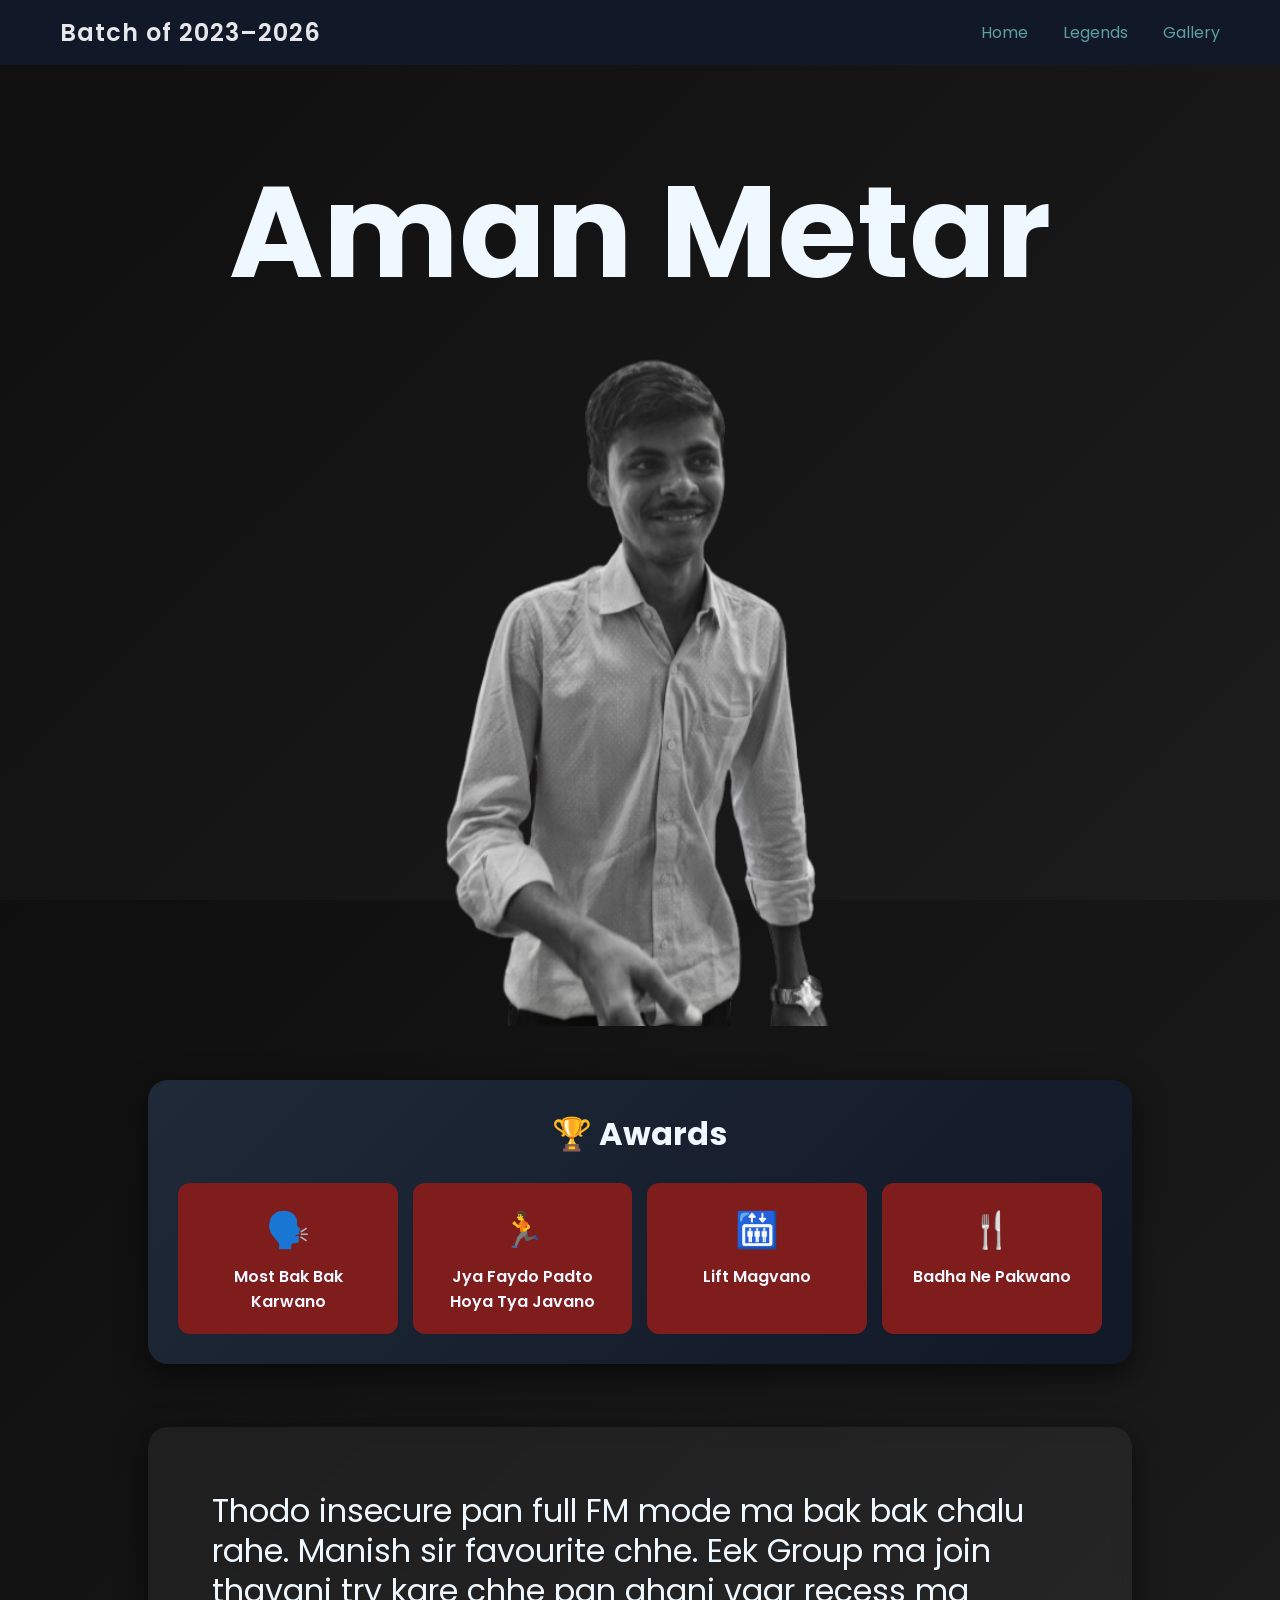
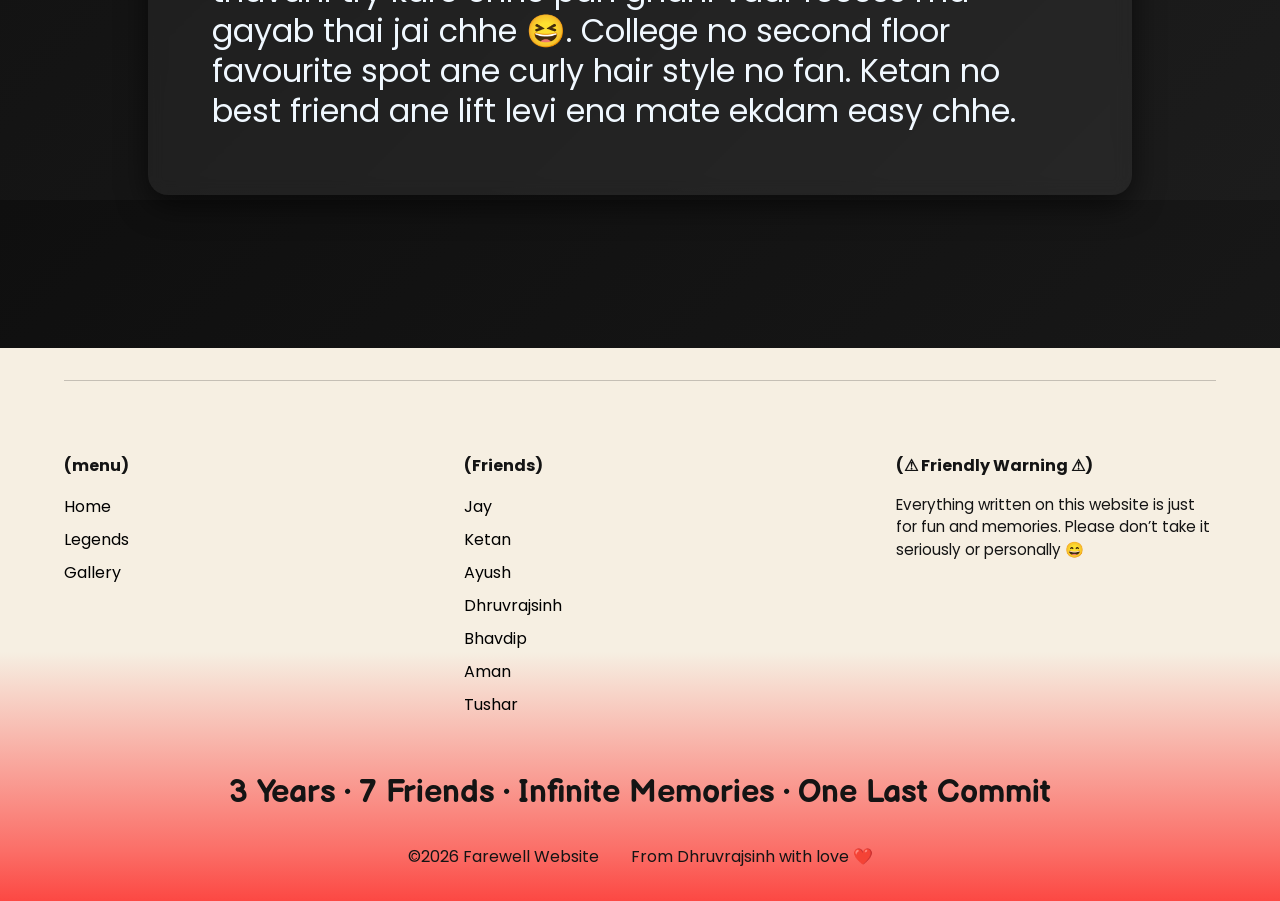
<file: Aman.html>
<!doctype html>
<html lang="en">
  <head>
    <meta charset="UTF-8" />
    <meta name="viewport" content="width=device-width, initial-scale=1.0" />
    <title>Aman</title>
    <style>
      @import url("https://fonts.googleapis.com/css2?family=Poppins:wght@300;400;500;600;700&display=swap");

      * {
        padding: 0;
        margin: 0;
        box-sizing: border-box;
      }

      html,
      body {
        height: 100%;
        width: 100%;
        background: linear-gradient(135deg, #0f0f0f, #1c1c1c);
        color: aliceblue;
        font-family: "Poppins", sans-serif;
      }

      main {
        width: 100%;
        padding: 2vh 2vw;
        display: flex;
        flex-direction: column;
        align-items: center;
        justify-content: center;
        gap: 2vh;
      }

      /* NAME */
      .name {
        font-size: 10vw;
        text-align: center;
        margin-top: 6vh;
      }

      /* IMAGE */
      .image {
        width: 100%;
        display: flex;
        align-items: center;
        justify-content: center;
      }

      .image img {
        max-width: 25em;
        width: 80%;
        transition: transform 0.3s ease;
      }

      .image img:hover {
        transform: scale(1.05);
      }

      /* AWARDS SECTION */
      .awards {
        width: 80%;
        margin-top: 4vh;
        padding: 30px;
        background: linear-gradient(135deg, #1f2937, #111827);
        border-radius: 20px;
        box-shadow: 0 10px 30px rgba(0,0,0,0.6);
      }

      .award-title {
        text-align: center;
        margin-bottom: 25px;
        font-size: 2rem;
      }

      .award-grid {
        display: grid;
        grid-template-columns: repeat(4,1fr);
        gap: 15px;
      }

      .award-card {
        background: #7f1d1d;
        border-radius: 12px;
        padding: 20px;
        text-align: center;
        transition: all 0.3s ease;
      }

      .award-card:hover {
        transform: translateY(-6px) scale(1.03);
        background: #b91c3c;
      }

      .emoji {
        font-size: 2.2rem;
        margin-bottom: 8px;
      }

      .text {
        font-weight: 600;
        font-size: 1rem;
      }

      /* DESCRIPTION */
      .discription {
        width: 80%;
        display: flex;
        align-items: center;
        justify-content: center;
        font-size: 2rem;
        line-height: 2.5rem;
        margin-top: 5vh;
        margin-bottom: 15vh;

        background: rgba(255, 255, 255, 0.05);
        backdrop-filter: blur(8px);
        -webkit-backdrop-filter: blur(8px);
        border-radius: 20px;
        padding: 2em;
        box-shadow: 0 10px 30px rgba(0, 0, 0, 0.6);
      }

      /* RESPONSIVE */
      @media screen and (max-width: 1024px) {
        .name { font-size: 12vw; }
        .image img { max-width: 20em; width: 70%; }
        .discription { font-size: 1.6rem; line-height: 2rem; padding: 1.8em; }
      }

      @media screen and (max-width: 768px) {
        .name { font-size: 15vw; }
        .image img { max-width: 18em; width: 80%; }
        .discription { font-size: 1.3rem; line-height: 1.8rem; width: 90%; padding: 1.5em; }
        .award-grid { grid-template-columns: repeat(2,1fr); }
      }

      @media screen and (max-width: 480px) {
        .name { font-size: 18vw; }
        .image img { max-width: 15em; width: 90%; }
        .discription { font-size: 1.1rem; line-height: 1.6rem; width: 95%; padding: 1em; }
        .awards { width: 95%; }
        .award-grid { grid-template-columns: 1fr; }
      }

    </style>
  </head>

  <body>

    <script src="header.js"></script>

    <main>

      <div>
        <h1 class="name">Aman Metar</h1>
      </div>

      <div class="image">
        <img src="ProfilePic/Aman.png" alt="Aman" />
      </div>

      <!-- Awards -->
      <div class="awards">
        <h2 class="award-title">🏆 Awards</h2>
        <div class="award-grid">

          <div class="award-card">
            <div class="emoji">🗣️</div>
            <div class="text">Most Bak Bak Karwano</div>
          </div>

          <div class="award-card">
            <div class="emoji">🏃</div>
            <div class="text">Jya Faydo Padto Hoya Tya Javano</div>
          </div>

          <div class="award-card">
            <div class="emoji">🛗</div>
            <div class="text">Lift Magvano</div>
          </div>

          <div class="award-card">
            <div class="emoji">🍴</div>
            <div class="text">Badha Ne Pakwano</div>
          </div>

        </div>
      </div>

      <div class="discription">
        <p>
          Thodo insecure pan full FM mode ma bak bak chalu rahe. Manish sir favourite chhe. Eek Group ma join thavani try kare chhe pan ghani vaar recess ma gayab thai jai chhe 😆. College no second floor favourite spot ane curly hair style no fan. Ketan no best friend ane lift levi ena mate ekdam easy chhe.
        </p>
      </div>

    </main>

    <script src="footer.js"></script>

  </body>
</html>
</file>
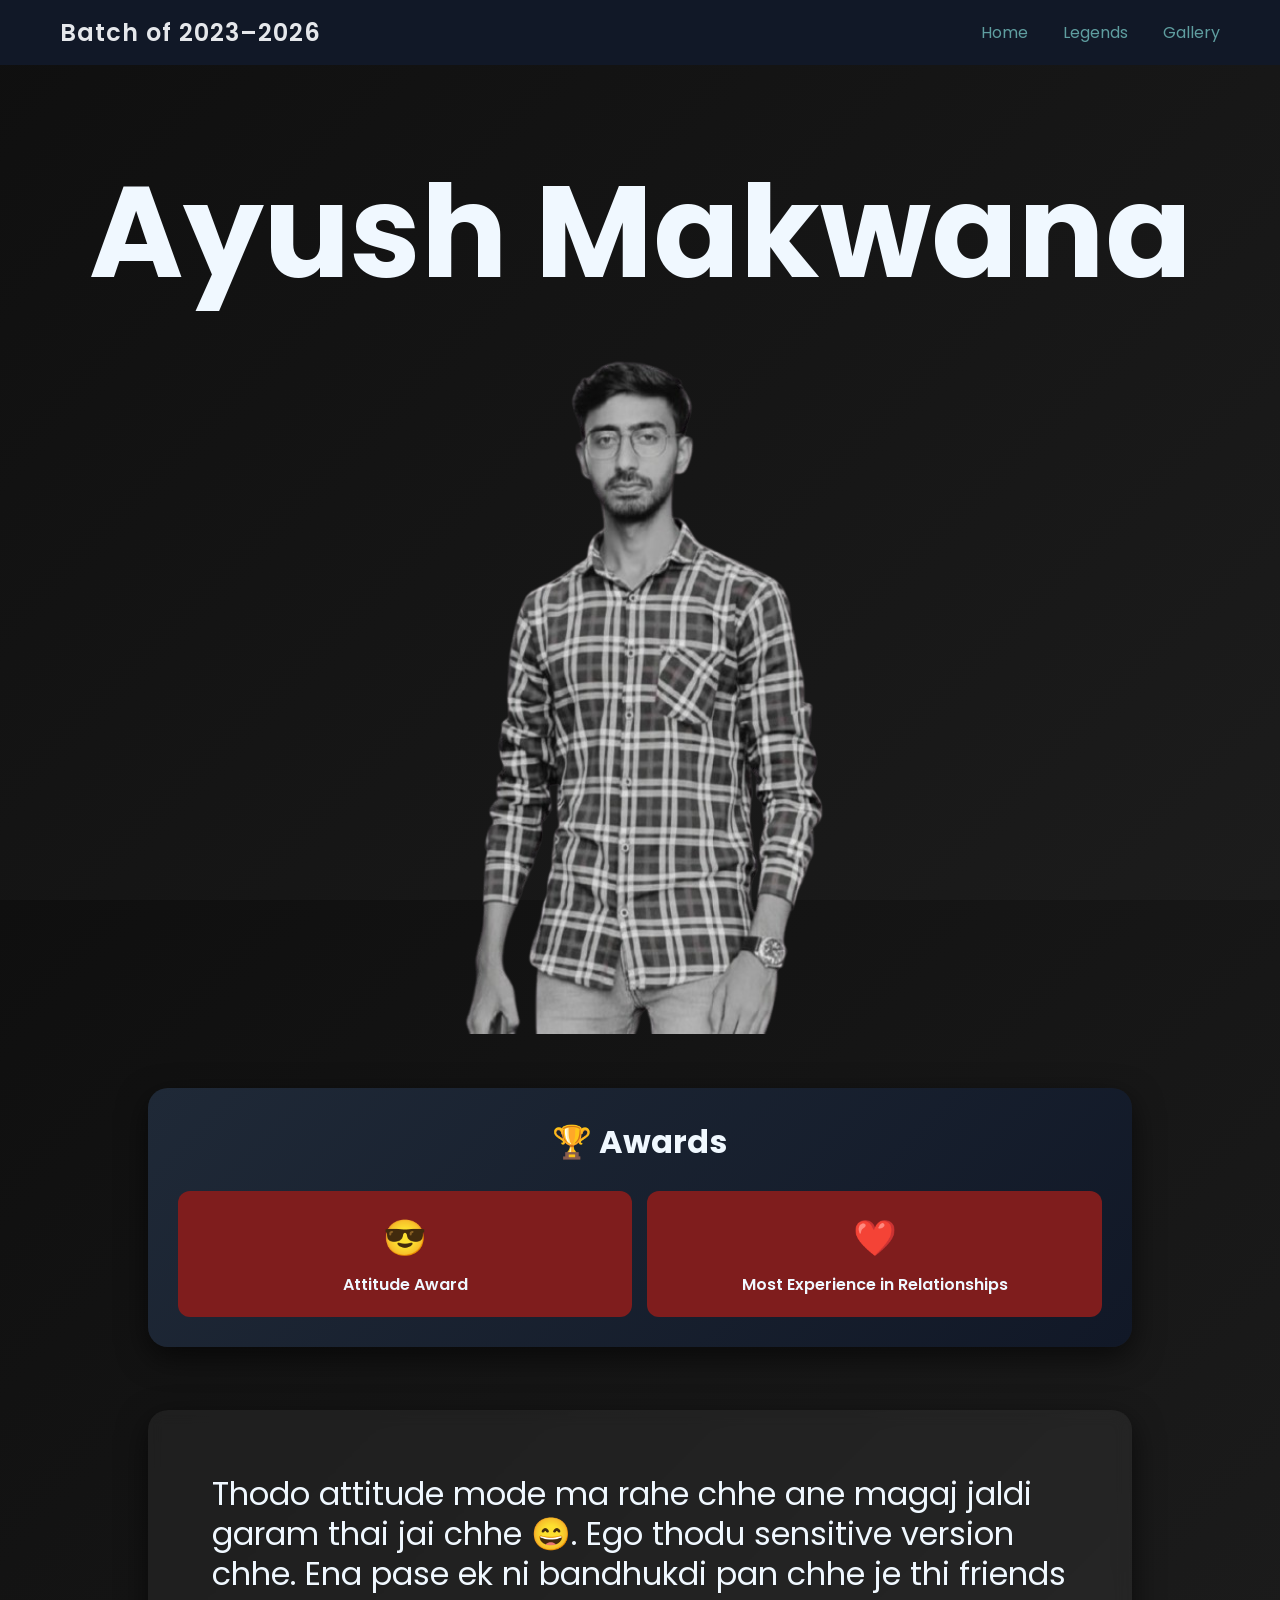
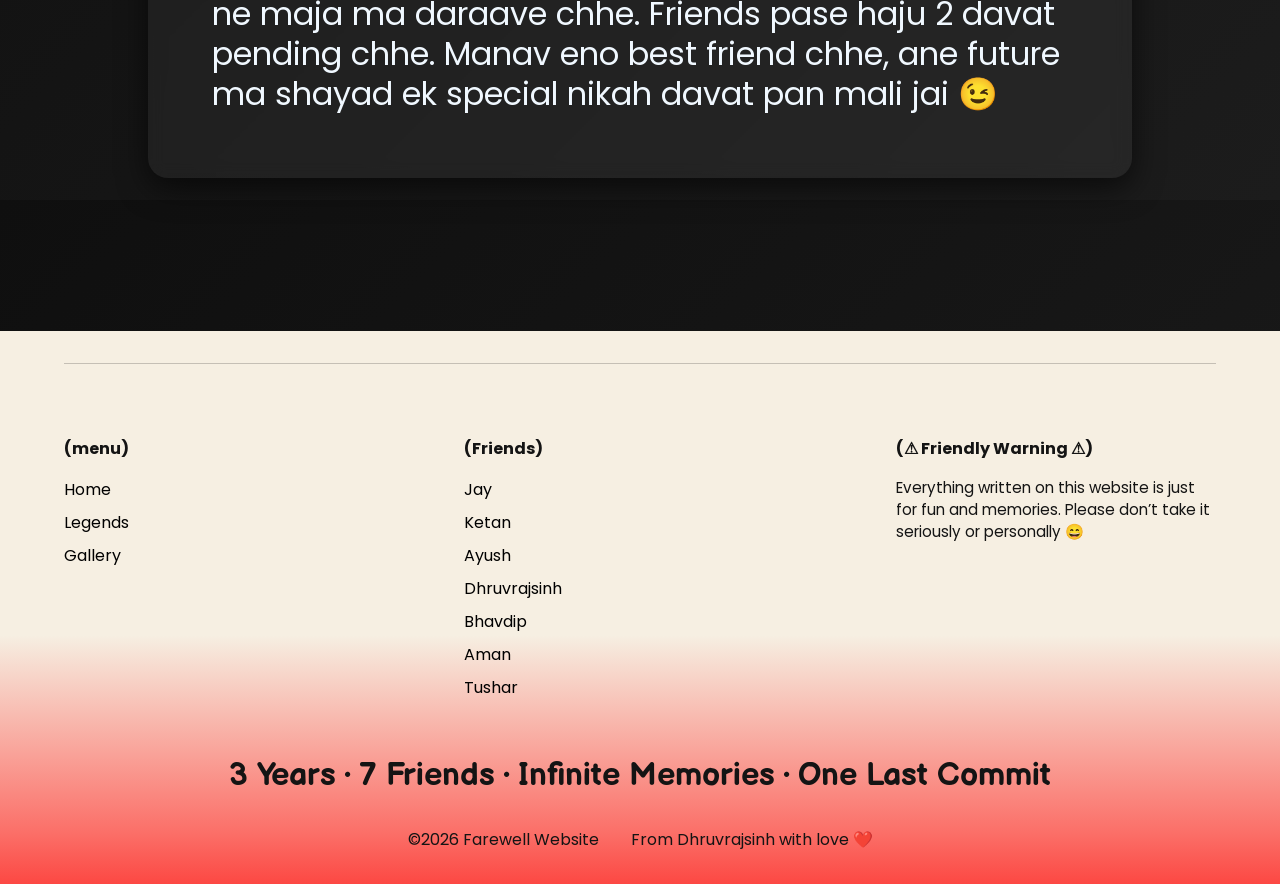
<file: Ayush.html>
<!doctype html>
<html lang="en">
  <head>
    <meta charset="UTF-8" />
    <meta name="viewport" content="width=device-width, initial-scale=1.0" />
    <title>Ayush</title>
    <style>
      @import url("https://fonts.googleapis.com/css2?family=Poppins:wght@300;400;500;600;700&display=swap");

      * {
        padding: 0;
        margin: 0;
        box-sizing: border-box;
      }

      html,
      body {
        height: 100%;
        width: 100%;
        background: linear-gradient(135deg, #0f0f0f, #1c1c1c);
        color: aliceblue;
        font-family: "Poppins", sans-serif;
      }

      main {
        width: 100%;
        padding: 2vh 2vw;
        display: flex;
        flex-direction: column;
        align-items: center;
        justify-content: center;
        gap: 2vh;
      }

      /* NAME */
      .name {
        font-size: 10vw;
        text-align: center;
        margin-top: 6vh;
      }

      /* IMAGE */
      .image {
        width: 100%;
        display: flex;
        align-items: center;
        justify-content: center;
      }

      .image img {
        max-width: 25em;
        width: 80%;
        transition: transform 0.3s ease;
      }

      .image img:hover {
        transform: scale(1.05);
      }

      /* AWARDS SECTION */

      .awards {
        width: 80%;
        margin-top: 4vh;
        padding: 30px;
        background: linear-gradient(135deg, #1f2937, #111827);
        border-radius: 20px;
        box-shadow: 0 10px 30px rgba(0,0,0,0.6);
      }

      .award-title {
        text-align: center;
        margin-bottom: 25px;
        font-size: 2rem;
      }

      .award-grid {
        display: grid;
        grid-template-columns: repeat(2,1fr);
        gap: 15px;
      }

      .award-card {
        background: #7f1d1d;
        border-radius: 12px;
        padding: 20px;
        text-align: center;
        transition: all 0.3s ease;
      }

      .award-card:hover {
        transform: translateY(-6px) scale(1.03);
        background: #b91c3c;
      }

      .emoji {
        font-size: 2.2rem;
        margin-bottom: 8px;
      }

      .text {
        font-weight: 600;
        font-size: 1rem;
      }

      /* GLASS BOX FOR PARAGRAPH */

      .discription {
        width: 80%;
        display: flex;
        align-items: center;
        justify-content: center;
        font-size: 2rem;
        line-height: 2.5rem;
        margin-top: 5vh;
        margin-bottom: 15vh;

        background: rgba(255, 255, 255, 0.05);
        backdrop-filter: blur(8px);
        -webkit-backdrop-filter: blur(8px);
        border-radius: 20px;
        padding: 2em;
        box-shadow: 0 10px 30px rgba(0, 0, 0, 0.6);
      }

      /* RESPONSIVE */

      @media screen and (max-width: 1024px) {

        .name {
          font-size: 12vw;
        }

        .image img {
          max-width: 20em;
          width: 70%;
        }

        .discription {
          font-size: 1.6rem;
          line-height: 2rem;
          padding: 1.8em;
        }

      }

      @media screen and (max-width: 768px) {

        .name {
          font-size: 15vw;
        }

        .image img {
          max-width: 18em;
          width: 80%;
        }

        .discription {
          font-size: 1.3rem;
          line-height: 1.8rem;
          width: 90%;
          padding: 1.5em;
        }

        .award-grid{
          grid-template-columns:1fr;
        }

      }

      @media screen and (max-width: 480px) {

        .name {
          font-size: 18vw;
        }

        .image img {
          max-width: 15em;
          width: 90%;
        }

        .discription {
          font-size: 1.1rem;
          line-height: 1.6rem;
          width: 95%;
          padding: 1em;
        }

        .awards{
          width:95%;
        }

      }

    </style>
  </head>

  <body>

    <script src="header.js"></script>

    <main>

      <div>
        <h1 class="name">Ayush Makwana</h1>
      </div>

      <div class="image">
        <img src="ProfilePic/Ayush.png" alt="Ayush" />
      </div>

      <!-- Awards -->

      <div class="awards">

        <h2 class="award-title">🏆 Awards</h2>

        <div class="award-grid">

          <div class="award-card">
            <div class="emoji">😎</div>
            <div class="text">Attitude Award</div>
          </div>

          <div class="award-card">
            <div class="emoji">❤️</div>
            <div class="text">Most Experience in Relationships</div>
          </div>

        </div>

      </div>

      <div class="discription">
        <p>
          Thodo attitude mode ma rahe chhe ane magaj jaldi garam thai jai chhe 😄. Ego thodu sensitive version chhe. Ena pase ek  ni bandhukdi pan chhe je thi friends ne maja ma daraave chhe. Friends pase haju 2 davat pending chhe. Manav eno best friend chhe, ane future ma shayad ek special nikah davat pan mali jai 😉
        </p>
      </div>

    </main>

    <script src="footer.js"></script>

  </body>
</html>
</file>
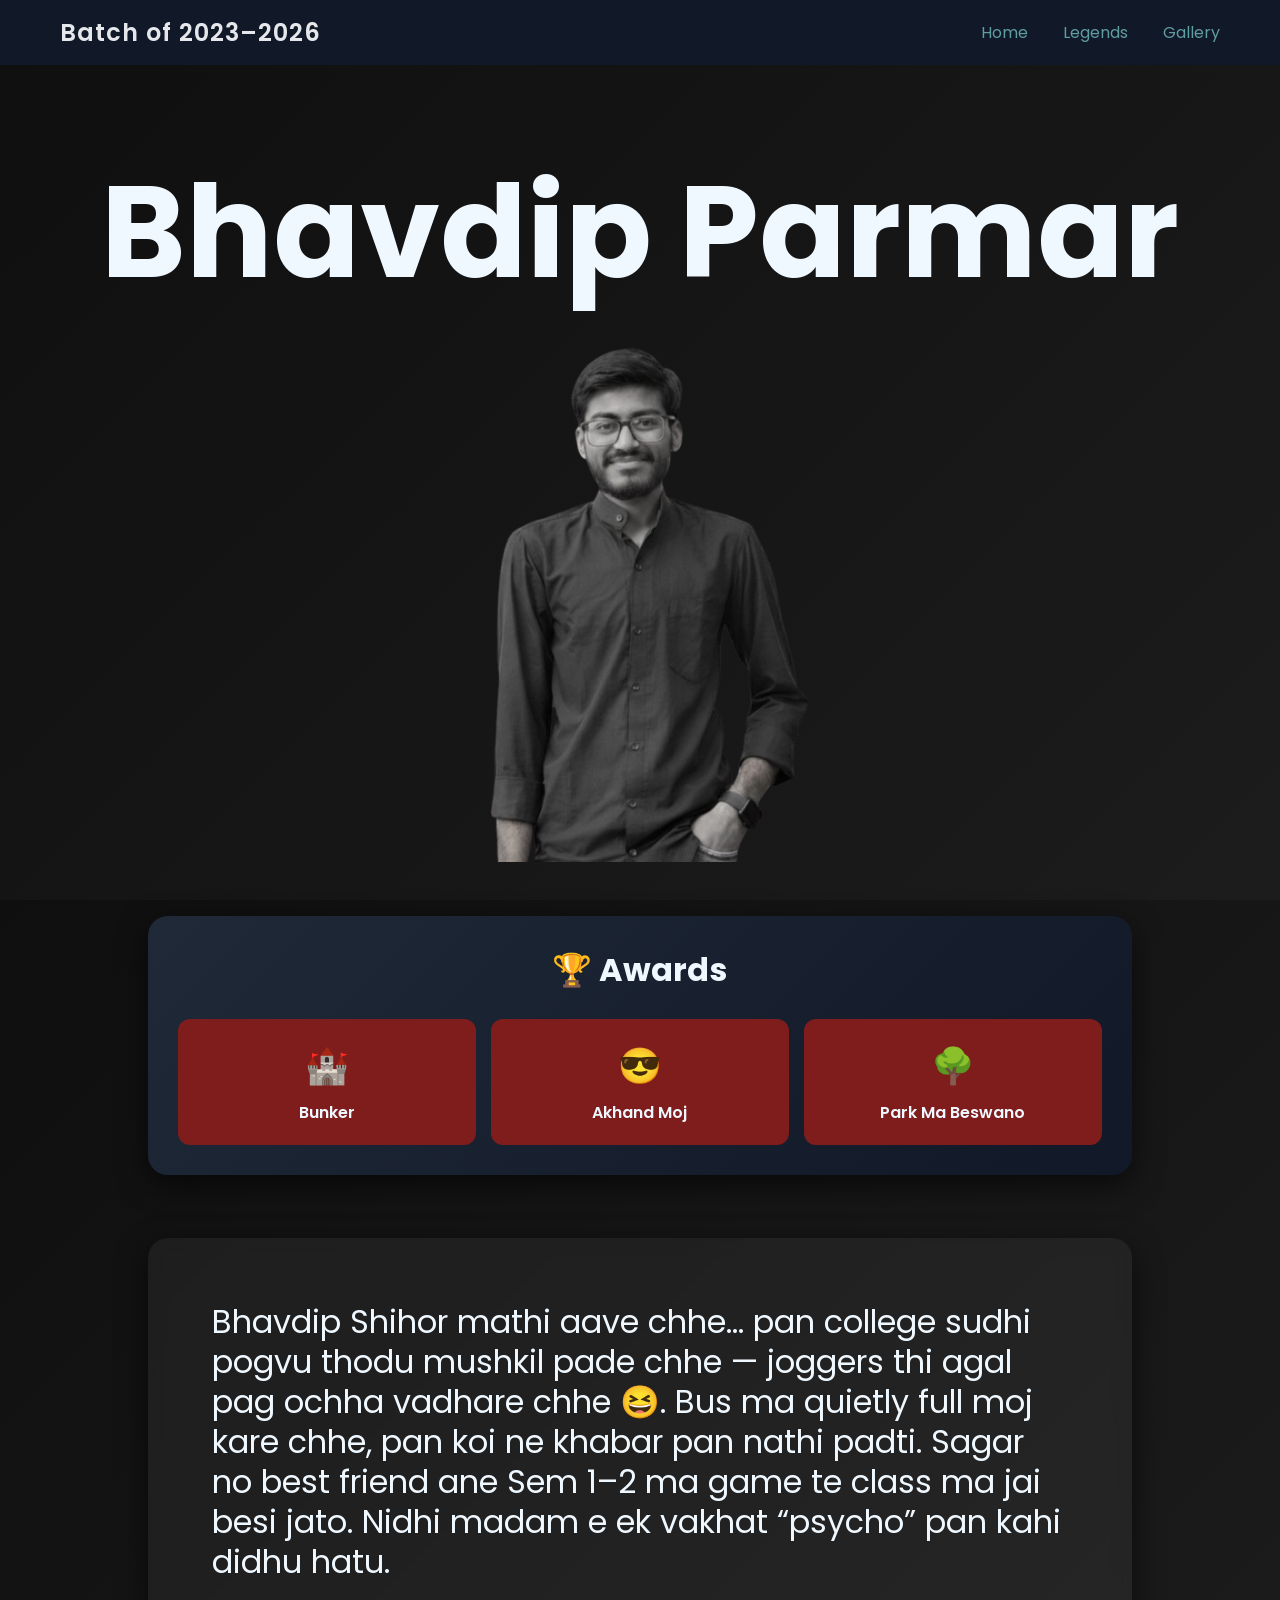
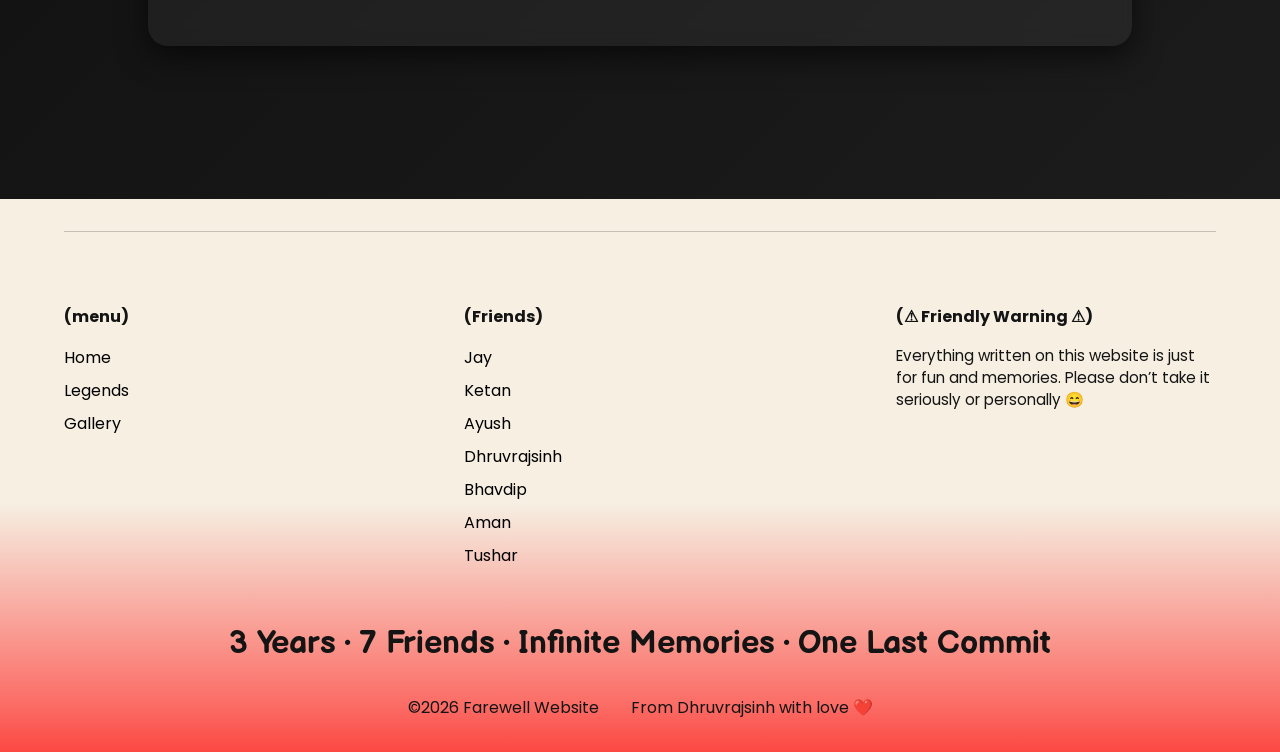
<file: Bhavdip.html>
<!doctype html>
<html lang="en">
  <head>
    <meta charset="UTF-8" />
    <meta name="viewport" content="width=device-width, initial-scale=1.0" />
    <title>Bhavdip</title>
    <style>
      @import url("https://fonts.googleapis.com/css2?family=Poppins:wght@300;400;500;600;700&display=swap");

      * {
        padding: 0;
        margin: 0;
        box-sizing: border-box;
      }

      html,
      body {
        height: 100%;
        width: 100%;
        background: linear-gradient(135deg, #0f0f0f, #1c1c1c);
        color: aliceblue;
        font-family: "Poppins", sans-serif;
      }

      main {
        width: 100%;
        padding: 2vh 2vw;
        display: flex;
        flex-direction: column;
        align-items: center;
        justify-content: center;
        gap: 2vh;
      }

      /* NAME */
      .name {
        font-size: 10vw;
        text-align: center;
        margin-top: 6vh;
      }

      /* IMAGE */
      .image {
        width: 100%;
        display: flex;
        align-items: center;
        justify-content: center;
      }

      .image img {
        max-width: 25em;
        width: 80%;
        transition: transform 0.3s ease;
      }

      .image img:hover {
        transform: scale(1.05);
      }

      /* AWARDS SECTION */
      .awards {
        width: 80%;
        margin-top: 4vh;
        padding: 30px;
        background: linear-gradient(135deg, #1f2937, #111827);
        border-radius: 20px;
        box-shadow: 0 10px 30px rgba(0,0,0,0.6);
      }

      .award-title {
        text-align: center;
        margin-bottom: 25px;
        font-size: 2rem;
      }

      .award-grid {
        display: grid;
        grid-template-columns: repeat(3,1fr);
        gap: 15px;
      }

      .award-card {
        background: #7f1d1d;
        border-radius: 12px;
        padding: 20px;
        text-align: center;
        transition: all 0.3s ease;
      }

      .award-card:hover {
        transform: translateY(-6px) scale(1.03);
        background: #b91c3c;
      }

      .emoji {
        font-size: 2.2rem;
        margin-bottom: 8px;
      }

      .text {
        font-weight: 600;
        font-size: 1rem;
      }

      /* DESCRIPTION */
      .discription {
        width: 80%;
        display: flex;
        align-items: center;
        justify-content: center;
        font-size: 2rem;
        line-height: 2.5rem;
        margin-top: 5vh;
        margin-bottom: 15vh;

        background: rgba(255, 255, 255, 0.05);
        backdrop-filter: blur(8px);
        -webkit-backdrop-filter: blur(8px);
        border-radius: 20px;
        padding: 2em;
        box-shadow: 0 10px 30px rgba(0, 0, 0, 0.6);
      }

      /* RESPONSIVE */
      @media screen and (max-width: 1024px) {
        .name { font-size: 12vw; }
        .image img { max-width: 20em; width: 70%; }
        .discription { font-size: 1.6rem; line-height: 2rem; padding: 1.8em; }
      }

      @media screen and (max-width: 768px) {
        .name { font-size: 15vw; }
        .image img { max-width: 18em; width: 80%; }
        .discription { font-size: 1.3rem; line-height: 1.8rem; width: 90%; padding: 1.5em; }
        .award-grid { grid-template-columns: 1fr; }
      }

      @media screen and (max-width: 480px) {
        .name { font-size: 18vw; }
        .image img { max-width: 15em; width: 90%; }
        .discription { font-size: 1.1rem; line-height: 1.6rem; width: 95%; padding: 1em; }
        .awards { width: 95%; }
      }

    </style>
  </head>

  <body>

    <script src="header.js"></script>

    <main>

      <div>
        <h1 class="name">Bhavdip Parmar</h1>
      </div>

      <div class="image">
        <img src="ProfilePic/Bhavdip.png" alt="Bhavdip" />
      </div>

      <!-- Awards -->
      <div class="awards">
        <h2 class="award-title">🏆 Awards</h2>
        <div class="award-grid">

          <div class="award-card">
            <div class="emoji">🏰</div>
            <div class="text">Bunker</div>
          </div>

          <div class="award-card">
            <div class="emoji">😎</div>
            <div class="text">Akhand Moj</div>
          </div>

          <div class="award-card">
            <div class="emoji">🌳</div>
            <div class="text">Park Ma Beswano</div>
          </div>

        </div>
      </div>

      <div class="discription">
        <p>
         Bhavdip Shihor mathi aave chhe… pan college sudhi pogvu thodu mushkil pade chhe — joggers thi agal pag ochha vadhare chhe 😆. Bus ma quietly full moj kare chhe, pan koi ne khabar pan nathi padti. Sagar no best friend ane Sem 1–2 ma game te class ma jai besi jato. Nidhi madam e ek vakhat “psycho” pan kahi didhu hatu.
        </p>
      </div>

    </main>

    <script src="footer.js"></script>

  </body>
</html>
</file>
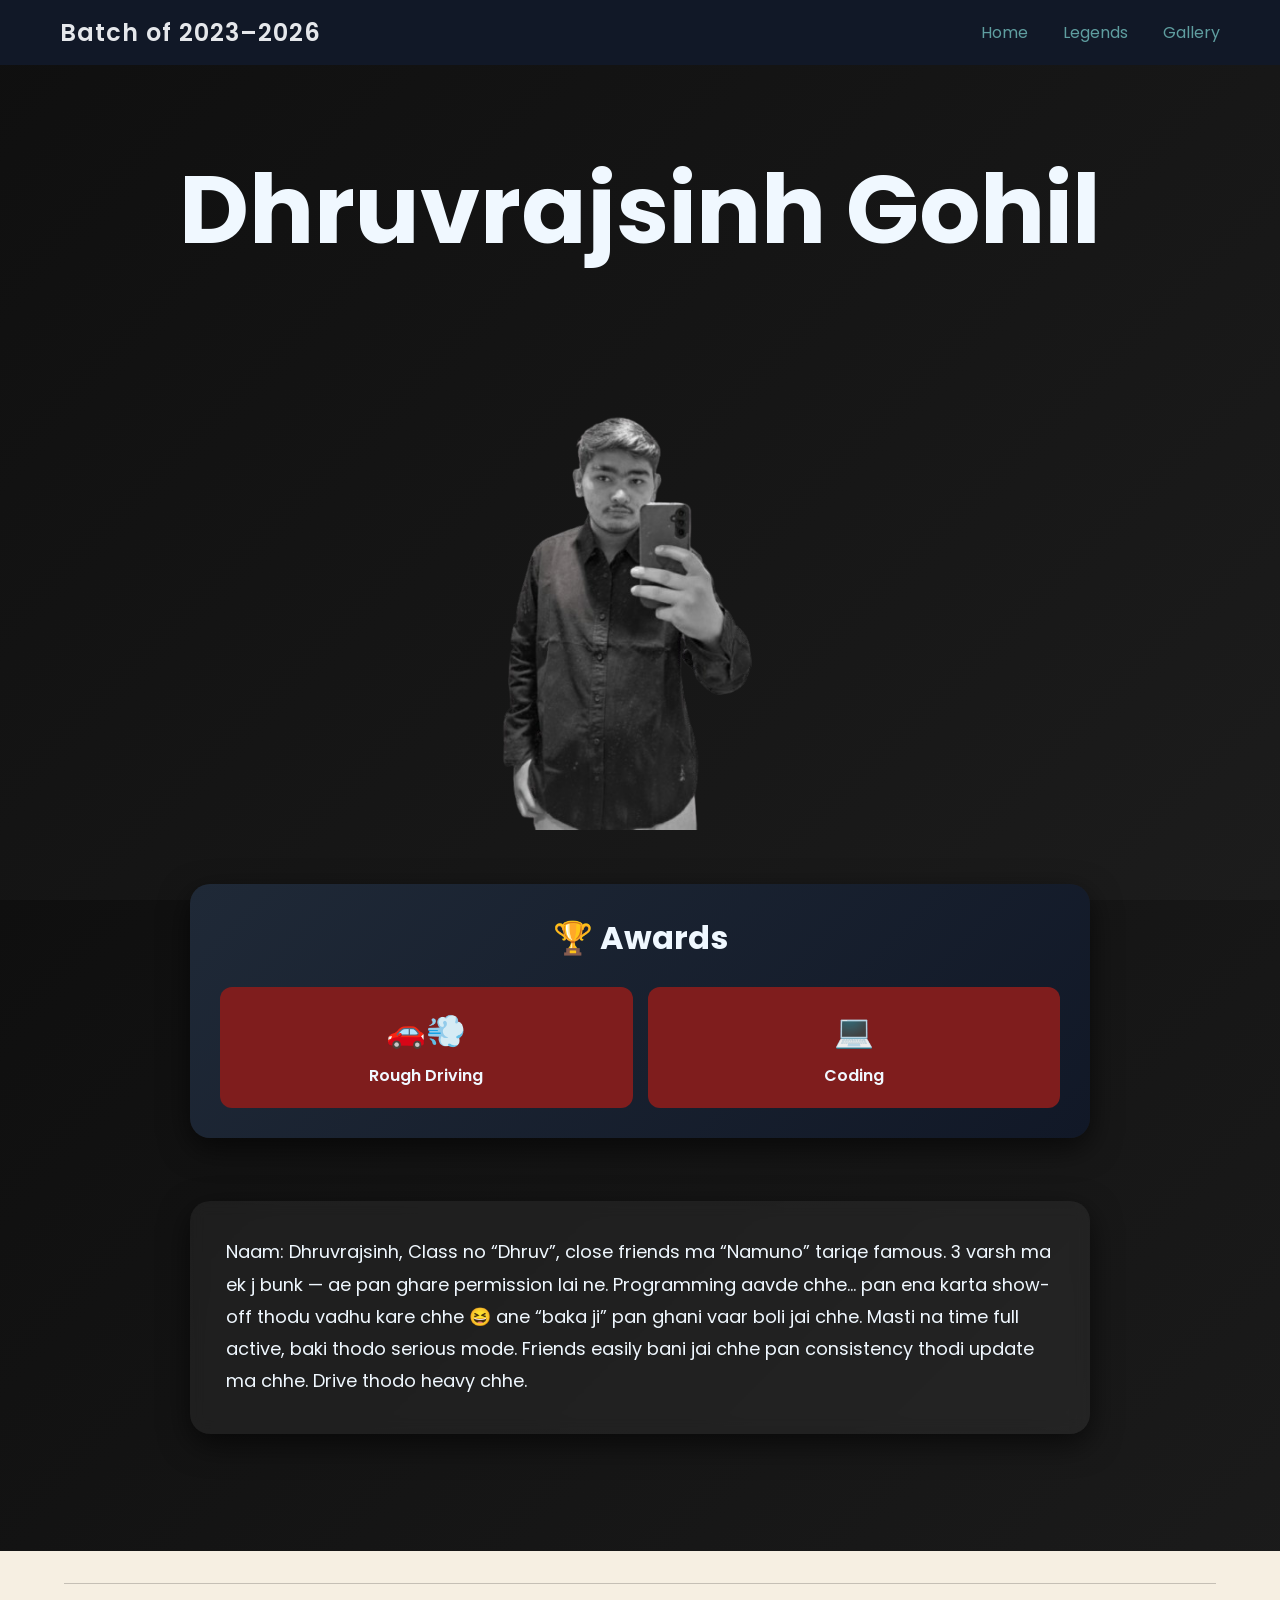
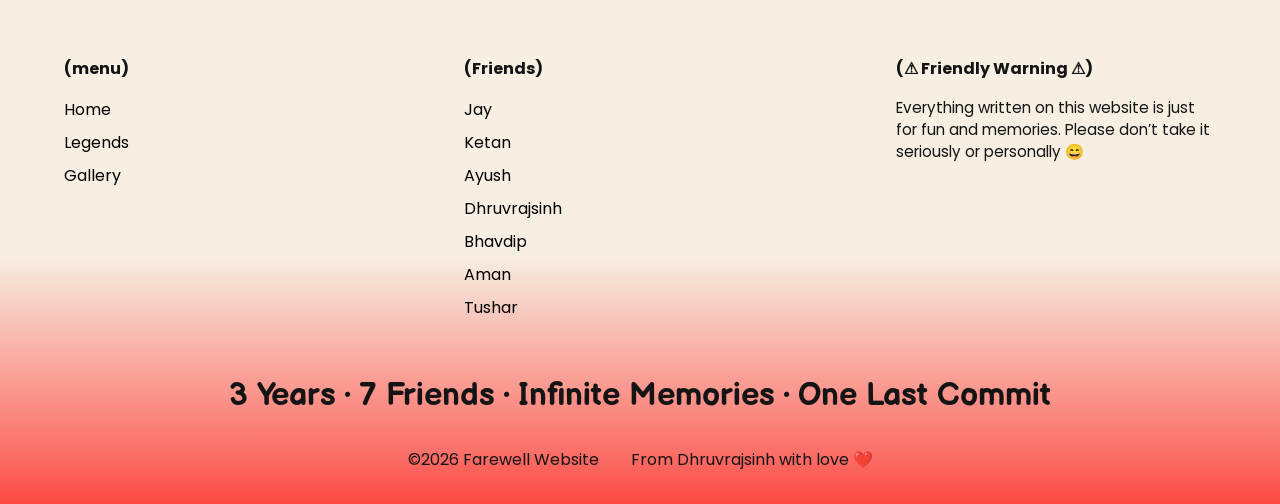
<file: Dhruvrajsinh.html>
<!doctype html>
<html lang="en">
<head>
<meta charset="UTF-8">
<meta name="viewport" content="width=device-width, initial-scale=1.0">
<title>Dhruvrajsinh</title>

<style>

@import url("https://fonts.googleapis.com/css2?family=Poppins:wght@300;400;500;600;700&display=swap");

*{
padding:0;
margin:0;
box-sizing:border-box;
}

html,body{
height:100%;
width:100%;
background:linear-gradient(135deg,#0f0f0f,#1c1c1c);
color:aliceblue;
font-family:"Poppins",sans-serif;
}

/* MAIN CONTAINER */

main{
width:100%;
max-width:1200px;
margin:auto;
padding:3vh 3vw;
display:flex;
flex-direction:column;
align-items:center;
gap:3vh;
}

/* NAME */

.name{
font-size:clamp(2.5rem,8vw,6rem);
text-align:center;
margin-top:5vh;
}

/* IMAGE */

.image{
width:100%;
display:flex;
justify-content:center;
}

.image img{
max-width:380px;
width:90%;
border-radius:12px;
transition:transform .3s ease;
}

.image img:hover{
transform:scale(1.05);
}

/* AWARDS */

.awards{
width:100%;
max-width:900px;
margin-top:3vh;
padding:30px;
background:linear-gradient(135deg,#1f2937,#111827);
border-radius:20px;
box-shadow:0 10px 30px rgba(0,0,0,.6);
}

.award-title{
text-align:center;
margin-bottom:25px;
font-size:clamp(1.5rem,3vw,2rem);
}

.award-grid{
display:grid;
grid-template-columns:repeat(auto-fit,minmax(200px,1fr));
gap:15px;
}

.award-card{
background:#7f1d1d;
border-radius:12px;
padding:20px;
text-align:center;
transition:all .3s ease;
}

.award-card:hover{
transform:translateY(-6px) scale(1.03);
background:#b91c3c;
}

.emoji{
font-size:2rem;
margin-bottom:8px;
}

.text{
font-weight:600;
font-size:1rem;
}

/* DESCRIPTION */

.discription{
width:100%;
max-width:900px;
font-size:clamp(1rem,1.4vw,1.5rem);
line-height:1.8;
margin-top:4vh;
margin-bottom:10vh;

background:rgba(255,255,255,0.05);
backdrop-filter:blur(8px);
-webkit-backdrop-filter:blur(8px);
border-radius:20px;
padding:2em;
box-shadow:0 10px 30px rgba(0,0,0,.6);
}

/* TABLET */

@media (max-width:768px){

.image img{
max-width:300px;
}

.discription{
padding:1.6em;
}

}

/* MOBILE */

@media (max-width:480px){

.name{
font-size:clamp(2rem,10vw,3rem);
}

.image img{
max-width:240px;
}

.discription{
font-size:1rem;
padding:1.3em;
}

}

</style>
</head>

<body>

<script src="header.js"></script>

<main>

<h1 class="name">Dhruvrajsinh Gohil</h1>

<div class="image">
<img src="ProfilePic/Dhruvrajsinh.png" alt="Dhruvrajsinh">
</div>

<!-- AWARDS -->

<div class="awards">

<h2 class="award-title">🏆 Awards</h2>

<div class="award-grid">

<div class="award-card">
<div class="emoji">🚗💨</div>
<div class="text">Rough Driving</div>
</div>

<div class="award-card">
<div class="emoji">💻</div>
<div class="text">Coding</div>
</div>

</div>

</div>

<!-- DESCRIPTION -->

<div class="discription">
<p>
Naam: Dhruvrajsinh, Class no “Dhruv”, close friends ma “Namuno” tariqe famous.
3 varsh ma ek j bunk — ae pan ghare permission lai ne.
Programming aavde chhe… pan ena karta show-off thodu vadhu kare chhe 😆
ane “baka ji” pan ghani vaar boli jai chhe.
Masti na time full active, baki thodo serious mode.
Friends easily bani jai chhe pan consistency thodi update ma chhe.
Drive thodo heavy chhe.
</p>
</div>

</main>

<script src="footer.js"></script>

</body>
</html>
</file>
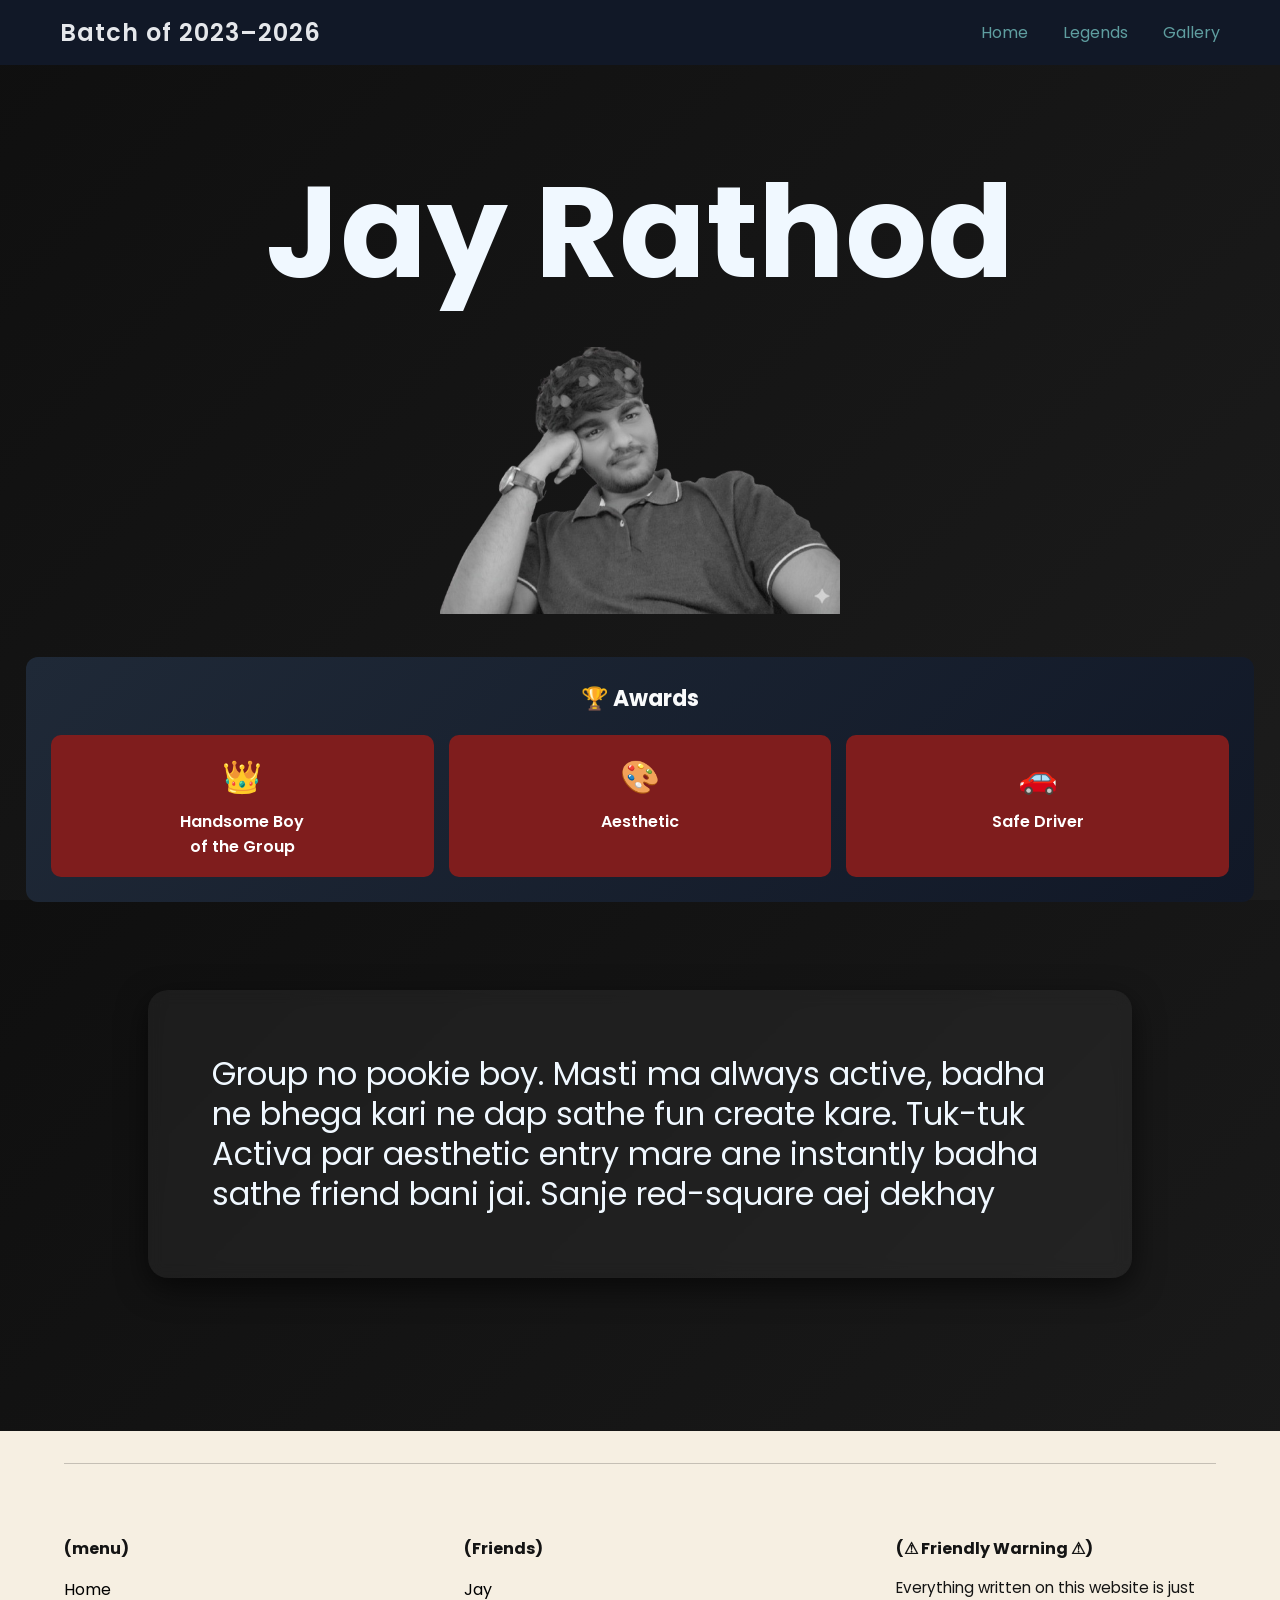
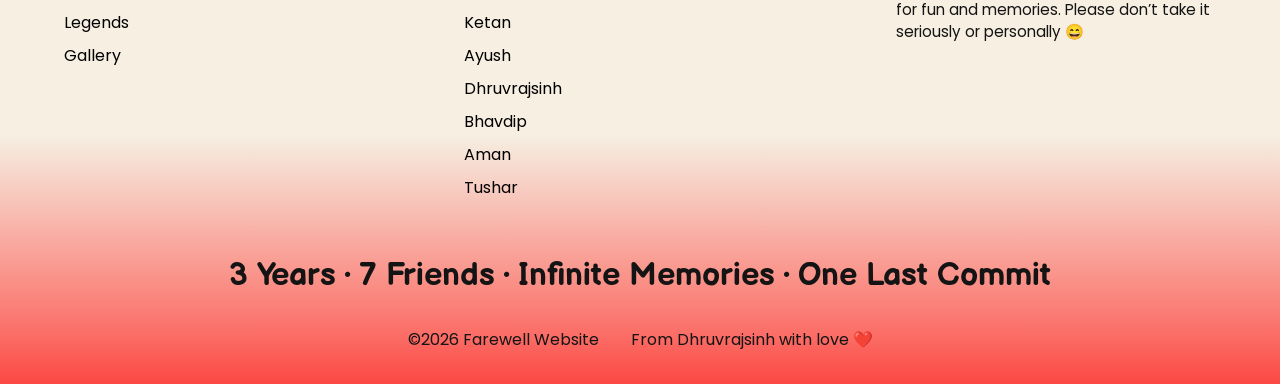
<file: Jay.html>
<!doctype html>
<html lang="en">
  <head>
    <meta charset="UTF-8" />
    <meta name="viewport" content="width=device-width, initial-scale=1.0" />
    <title>Jay</title>
    <style>
      @import url("https://fonts.googleapis.com/css2?family=Poppins:wght@300;400;500;600;700&display=swap");

      * {
        padding: 0;
        margin: 0;
        box-sizing: border-box;
      }

      html,
      body {
        height: 100%;
        width: 100%;
        background: linear-gradient(135deg, #0f0f0f, #1c1c1c);
        color: aliceblue;
        font-family: "Poppins", sans-serif;
      }

      main {
        width: 100%;
        padding: 2vh 2vw;
        display: flex;
        flex-direction: column;
        align-items: center;
        justify-content: center;
        gap: 2vh;
      }

      /* NAME */
      .name {
        font-size: 10vw;
        text-align: center;
        margin-top: 6vh;
      }

      /* IMAGE */
      .image {
        width: 100%;
        display: flex;
        align-items: center;
        justify-content: center;
      }

      .image img {
        max-width: 25em;
        width: 80%;
        transition: transform 0.3s ease;
      }

      .image img:hover {
        transform: scale(1.05);
      }

 .awards{
  width: 100%;
  margin: 25px 0;
  padding: 25px;
  background: linear-gradient(135deg,#1f2937,#111827);
  border-radius: 12px;
}

.award-title{
  color:#f9fafb;
  text-align:center;
  margin-bottom:20px;
  font-size:22px;
}

.award-grid{
  display:grid;
  grid-template-columns: repeat(3,1fr);
  gap:15px;
}

.award-card{
  background:#7f1d1d;
  border-radius:10px;
  padding:18px;
  text-align:center;
  color:white;
  transition:0.3s;
}

.award-card:hover{
  transform:translateY(-4px);
  background:#b91c3c;
}

.emoji{
  font-size:32px;
  margin-bottom:8px;
}

.text{
  font-size:16px;
  font-weight:600;
}

      /* GLASS BOX FOR PARAGRAPH */
      .discription {
        width: 80%;
        display: flex;
        align-items: center;
        justify-content: center;
        font-size: 2rem;
        line-height: 2.5rem;
        margin-top: 5vh;
        margin-bottom: 15vh;

        /* Glass effect */
        background: rgba(255, 255, 255, 0.05);
        backdrop-filter: blur(8px);
        -webkit-backdrop-filter: blur(8px);
        border-radius: 20px;
        padding: 2em;
        box-shadow: 0 10px 30px rgba(0, 0, 0, 0.6);
      }

      /* RESPONSIVE STYLING */
      @media screen and (max-width: 1024px) {
        .name {
          font-size: 12vw;
        }
        .image img {
          max-width: 20em;
          width: 70%;
        }
        .discription {
          font-size: 1.6rem;
          line-height: 2rem;
          padding: 1.8em;
        }
      }

      @media screen and (max-width: 768px) {
        .name {
          font-size: 15vw;
        }
        .image img {
          max-width: 18em;
          width: 80%;
        }
        .discription {
          font-size: 1.3rem;
          line-height: 1.8rem;
          width: 90%;
          padding: 1.5em;
        }
      }

      @media screen and (max-width: 480px) {
        .name {
          font-size: 18vw;
        }
        .image img {
          max-width: 15em;
          width: 90%;
        }
        .discription {
          font-size: 1.1rem;
          line-height: 1.6rem;
          width: 95%;
          padding: 1em;
        }
      }
    </style>
  </head>
  <body>
    <script src="header.js"></script>

    <main>
      <div>
        <h1 class="name">Jay Rathod</h1>
      </div>
      <div class="image">
        <img src="ProfilePic/Jay.png" alt="Jay Rathod" />
      </div>
      
      <div class="awards">
  <h2 class="award-title">🏆 Awards</h2>

  <div class="award-grid">
    <div class="award-card">
      <div class="emoji">👑</div>
      <div class="text">Handsome Boy<br>of the Group</div>
    </div>

    <div class="award-card">
      <div class="emoji">🎨</div>
      <div class="text">Aesthetic</div>
    </div>

    <div class="award-card">
      <div class="emoji">🚗</div>
      <div class="text">Safe Driver</div>
    </div>
  </div>
</div>

      <div class="discription">
        <p>
          Group no pookie boy. Masti ma always active, badha ne bhega kari ne dap sathe fun create kare. Tuk-tuk Activa par aesthetic entry mare ane instantly badha sathe friend bani jai. Sanje red-square aej dekhay
        </p>
      </div>
    </main>

    <script src="footer.js"></script>
  </body>
</html>
</file>
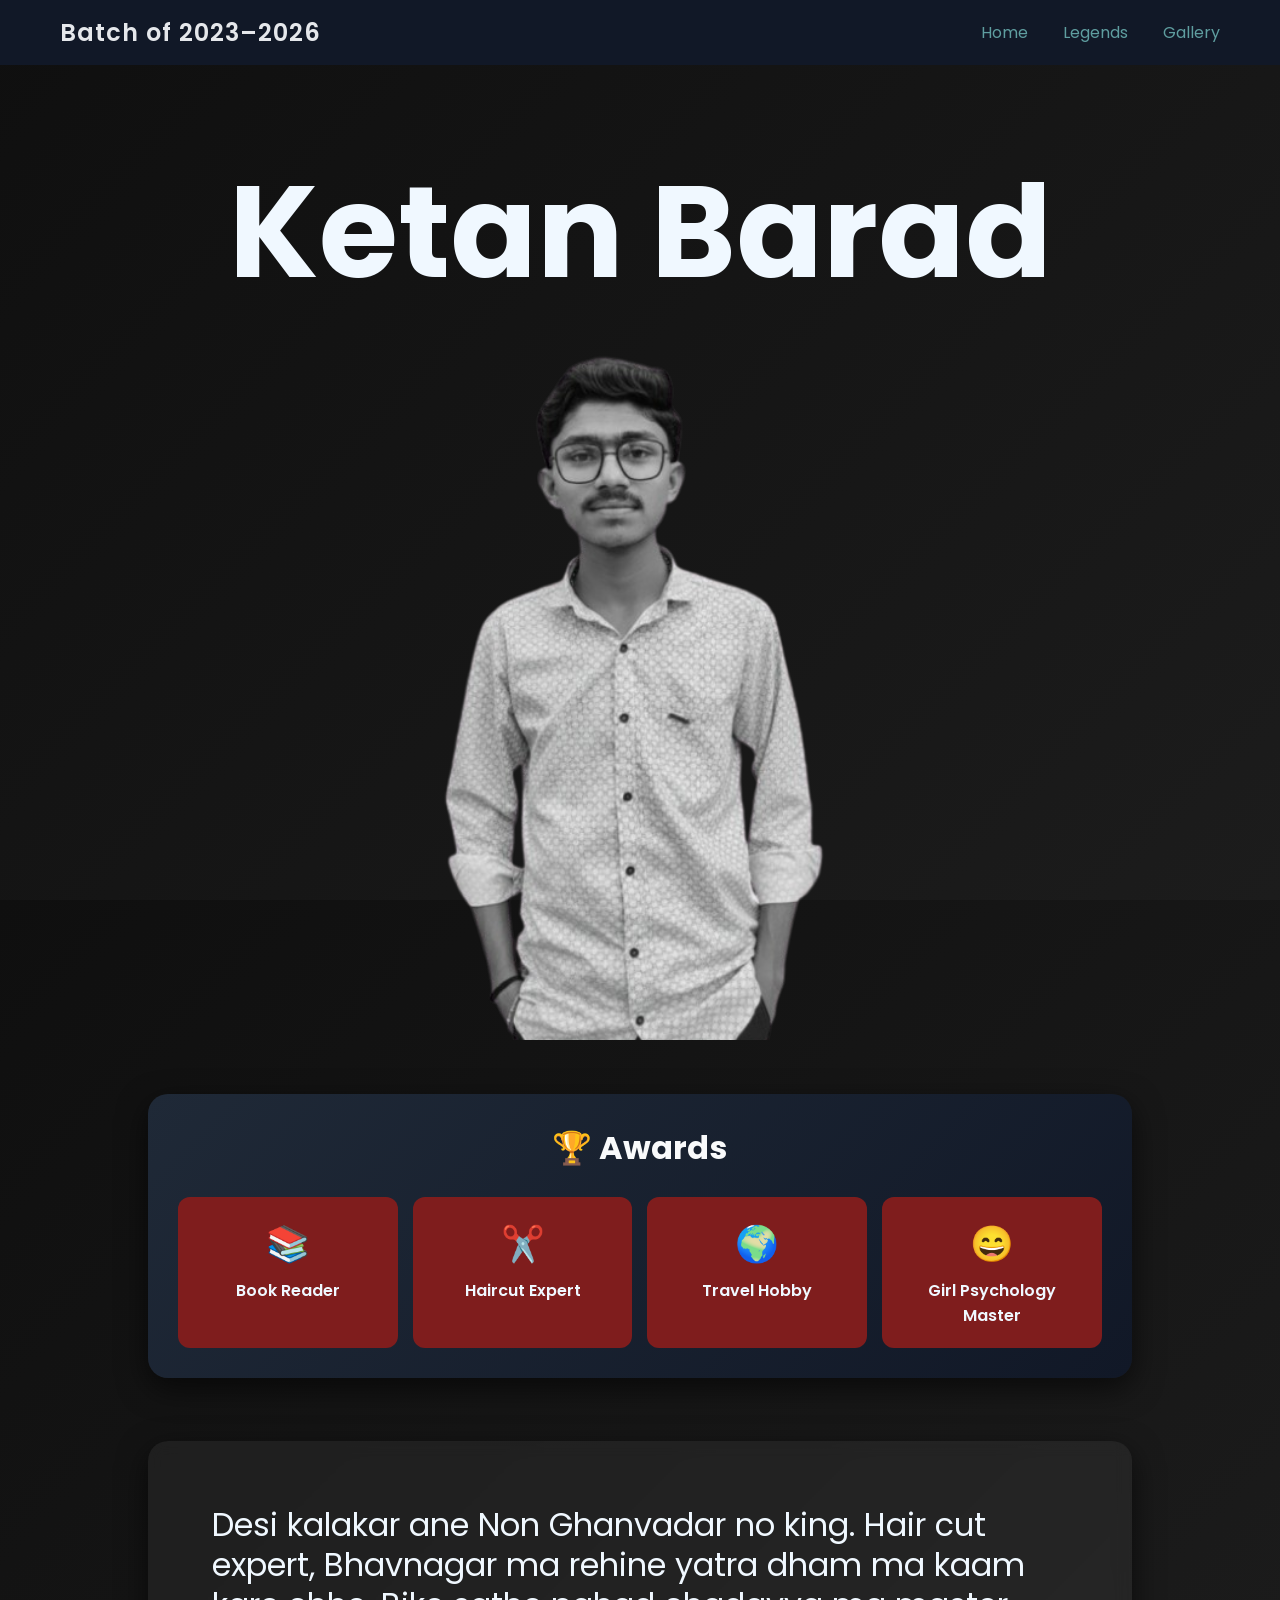
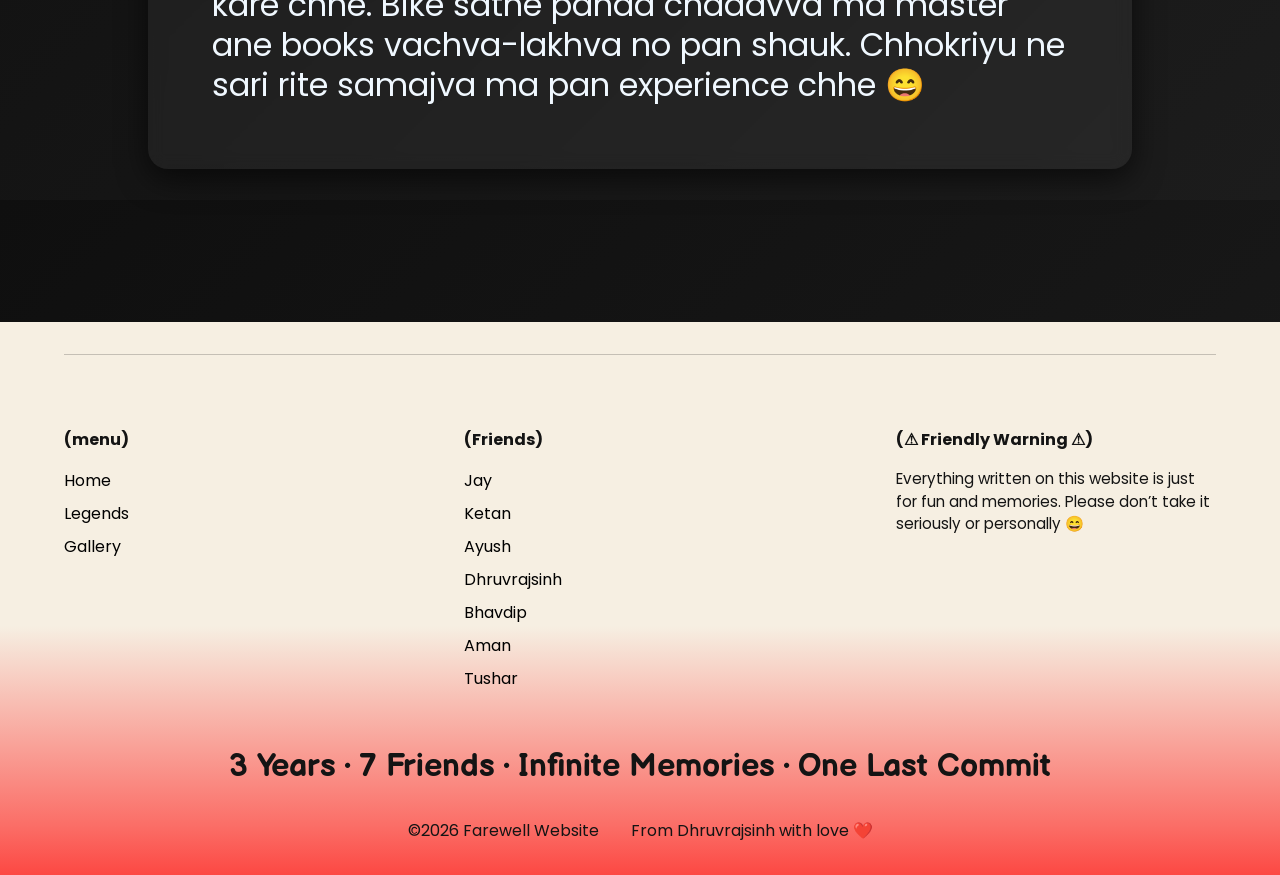
<file: ketan.html>
<!doctype html>
<html lang="en">
  <head>
    <meta charset="UTF-8" />
    <meta name="viewport" content="width=device-width, initial-scale=1.0" />
    <title>ketan</title>
    <style>
      @import url("https://fonts.googleapis.com/css2?family=Poppins:wght@300;400;500;600;700&display=swap");

      * {
        padding: 0;
        margin: 0;
        box-sizing: border-box;
      }

      html,
      body {
        height: 100%;
        width: 100%;
        background: linear-gradient(135deg, #0f0f0f, #1c1c1c);
        color: aliceblue;
        font-family: "Poppins", sans-serif;
      }

      main {
        width: 100%;
        padding: 2vh 2vw;
        display: flex;
        flex-direction: column;
        align-items: center;
        justify-content: center;
        gap: 2vh;
      }

      /* NAME */
      .name {
        font-size: 10vw;
        text-align: center;
        margin-top: 6vh;
      }

      /* IMAGE */
      .image {
        width: 100%;
        display: flex;
        align-items: center;
        justify-content: center;
      }

      .image img {
        max-width: 25em;
        width: 80%;
        transition: transform 0.3s ease;
      }

      .image img:hover {
        transform: scale(1.05);
      }

      /* AWARDS SECTION */

      .awards{
        width:80%;
        margin-top:4vh;
        padding:30px;
        background:linear-gradient(135deg,#1f2937,#111827);
        border-radius:20px;
        box-shadow:0 10px 30px rgba(0,0,0,0.6);
      }

      .award-title{
        text-align:center;
        margin-bottom:25px;
        font-size:2rem;
        color:#f9fafb;
      }

      .award-grid{
        display:grid;
        grid-template-columns:repeat(4,1fr);
        gap:15px;
      }

      .award-card{
        background:#7f1d1d;
        border-radius:12px;
        padding:20px;
        text-align:center;
        transition:all 0.3s ease;
      }

      .award-card:hover{
        transform:translateY(-6px) scale(1.03);
        background:#b91c3c;
      }

      .emoji{
        font-size:2.2rem;
        margin-bottom:8px;
      }

      .text{
        font-weight:600;
        font-size:1rem;
      }

      /* GLASS BOX FOR PARAGRAPH */
      .discription {
        width: 80%;
        display: flex;
        align-items: center;
        justify-content: center;
        font-size: 2rem;
        line-height: 2.5rem;
        margin-top: 5vh;
        margin-bottom: 15vh;

        background: rgba(255, 255, 255, 0.05);
        backdrop-filter: blur(8px);
        -webkit-backdrop-filter: blur(8px);
        border-radius: 20px;
        padding: 2em;
        box-shadow: 0 10px 30px rgba(0, 0, 0, 0.6);
      }

      /* RESPONSIVE STYLING */
      @media screen and (max-width: 1024px) {
        .name {
          font-size: 12vw;
        }

        .image img {
          max-width: 20em;
          width: 70%;
        }

        .discription {
          font-size: 1.6rem;
          line-height: 2rem;
          padding: 1.8em;
        }
      }

      @media screen and (max-width: 768px) {

        .name {
          font-size: 15vw;
        }

        .image img {
          max-width: 18em;
          width: 80%;
        }

        .discription {
          font-size: 1.3rem;
          line-height: 1.8rem;
          width: 90%;
          padding: 1.5em;
        }

        .award-grid{
          grid-template-columns:repeat(2,1fr);
        }

      }

      @media screen and (max-width: 480px) {

        .name {
          font-size: 18vw;
        }

        .image img {
          max-width: 15em;
          width: 90%;
        }

        .discription {
          font-size: 1.1rem;
          line-height: 1.6rem;
          width: 95%;
          padding: 1em;
        }

        .awards{
          width:95%;
          padding:20px;
        }

        .award-grid{
          grid-template-columns:1fr;
        }

      }

    </style>
  </head>
  <body>

    <script src="header.js"></script>

    <main>

      <div>
        <h1 class="name">Ketan Barad</h1>
      </div>

      <div class="image">
        <img src="ProfilePic/Ketan.png" alt="Ketan" />
      </div>

      <!-- Awards Section -->

      <div class="awards">

        <h2 class="award-title">🏆 Awards</h2>

        <div class="award-grid">

          <div class="award-card">
            <div class="emoji">📚</div>
            <div class="text">Book Reader</div>
          </div>

          <div class="award-card">
            <div class="emoji">✂️</div>
            <div class="text">Haircut Expert</div>
          </div>

          <div class="award-card">
            <div class="emoji">🌍</div>
            <div class="text">Travel Hobby</div>
          </div>

          <div class="award-card">
            <div class="emoji">😄</div>
            <div class="text">Girl Psychology Master</div>
          </div>

        </div>

      </div>

      <div class="discription">
        <p>
          Desi kalakar ane Non Ghanvadar no king. Hair cut expert, Bhavnagar ma rehine yatra dham ma kaam kare chhe. Bike sathe pahad chadavva ma master ane books vachva-lakhva no pan shauk. Chhokriyu ne sari rite samajva ma pan experience chhe 😄
        </p>
      </div>

    </main>

    <script src="footer.js"></script>

  </body>

</html>
</file>
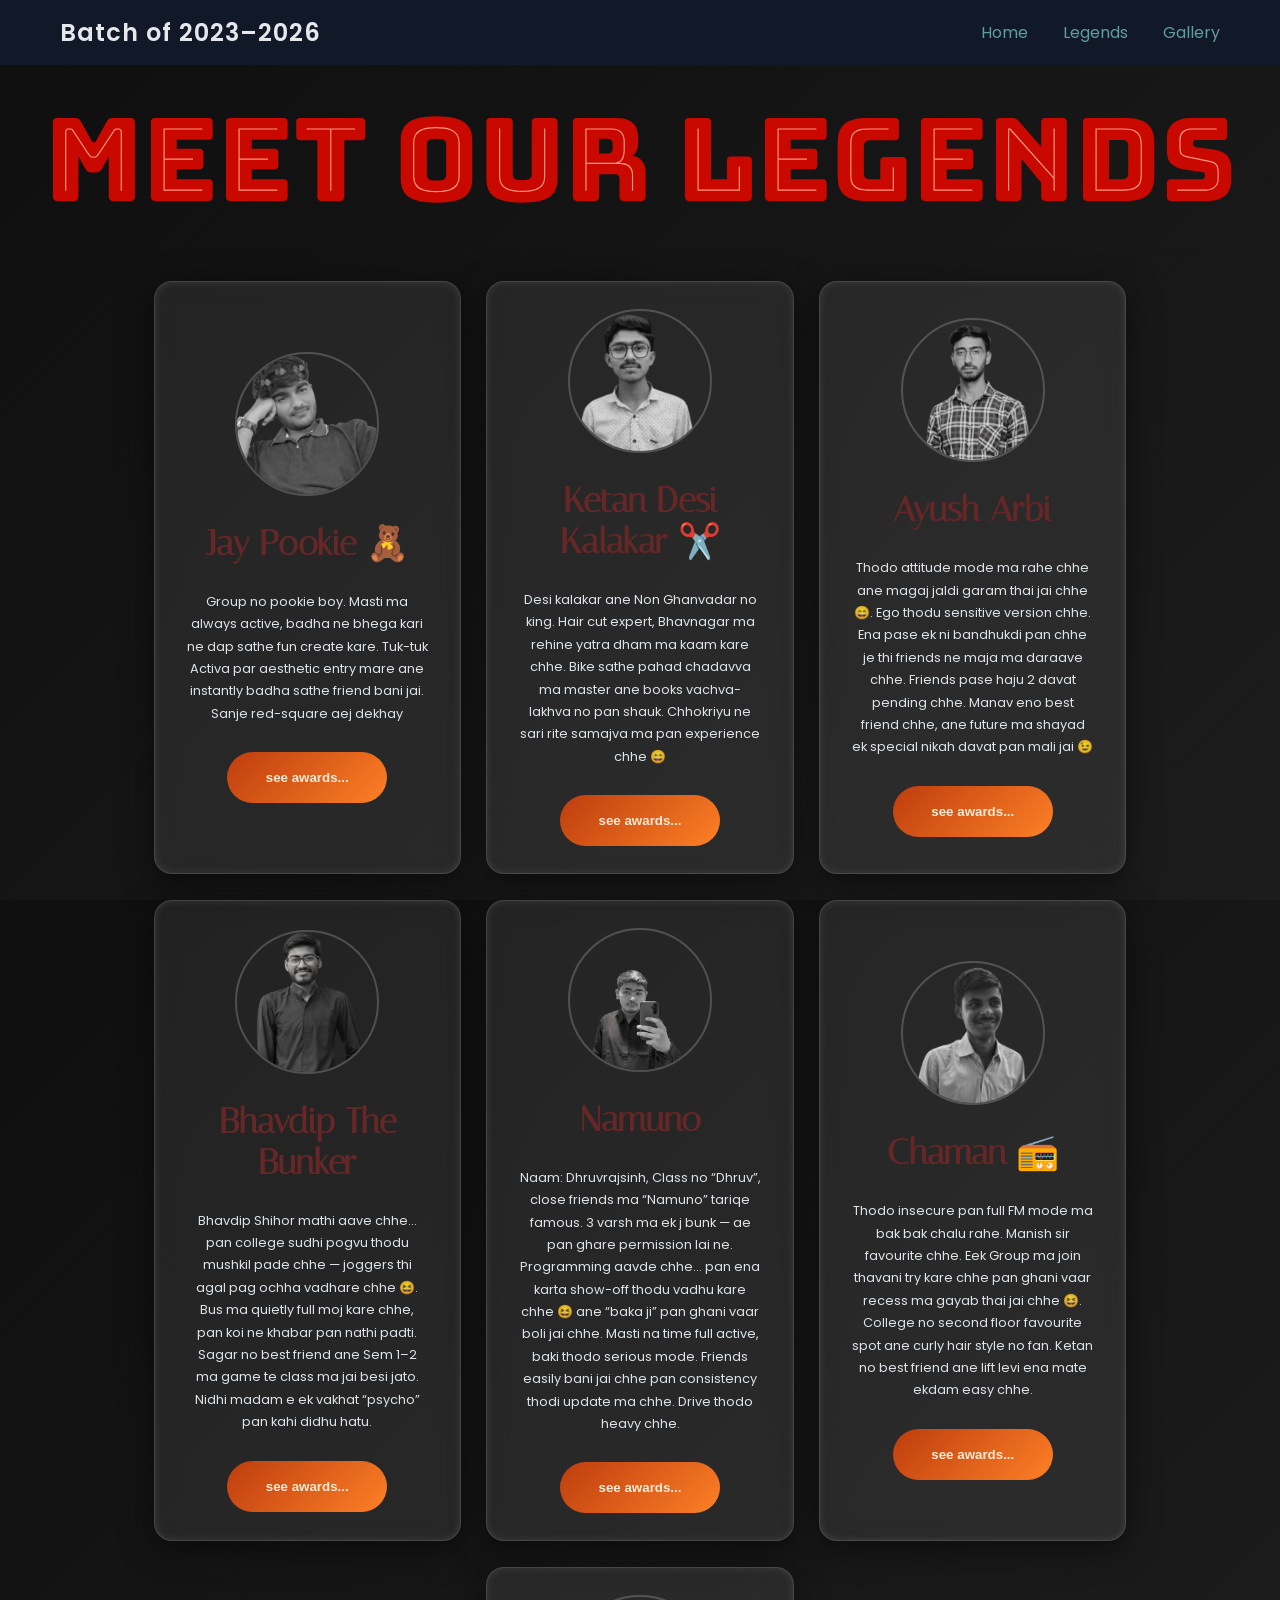
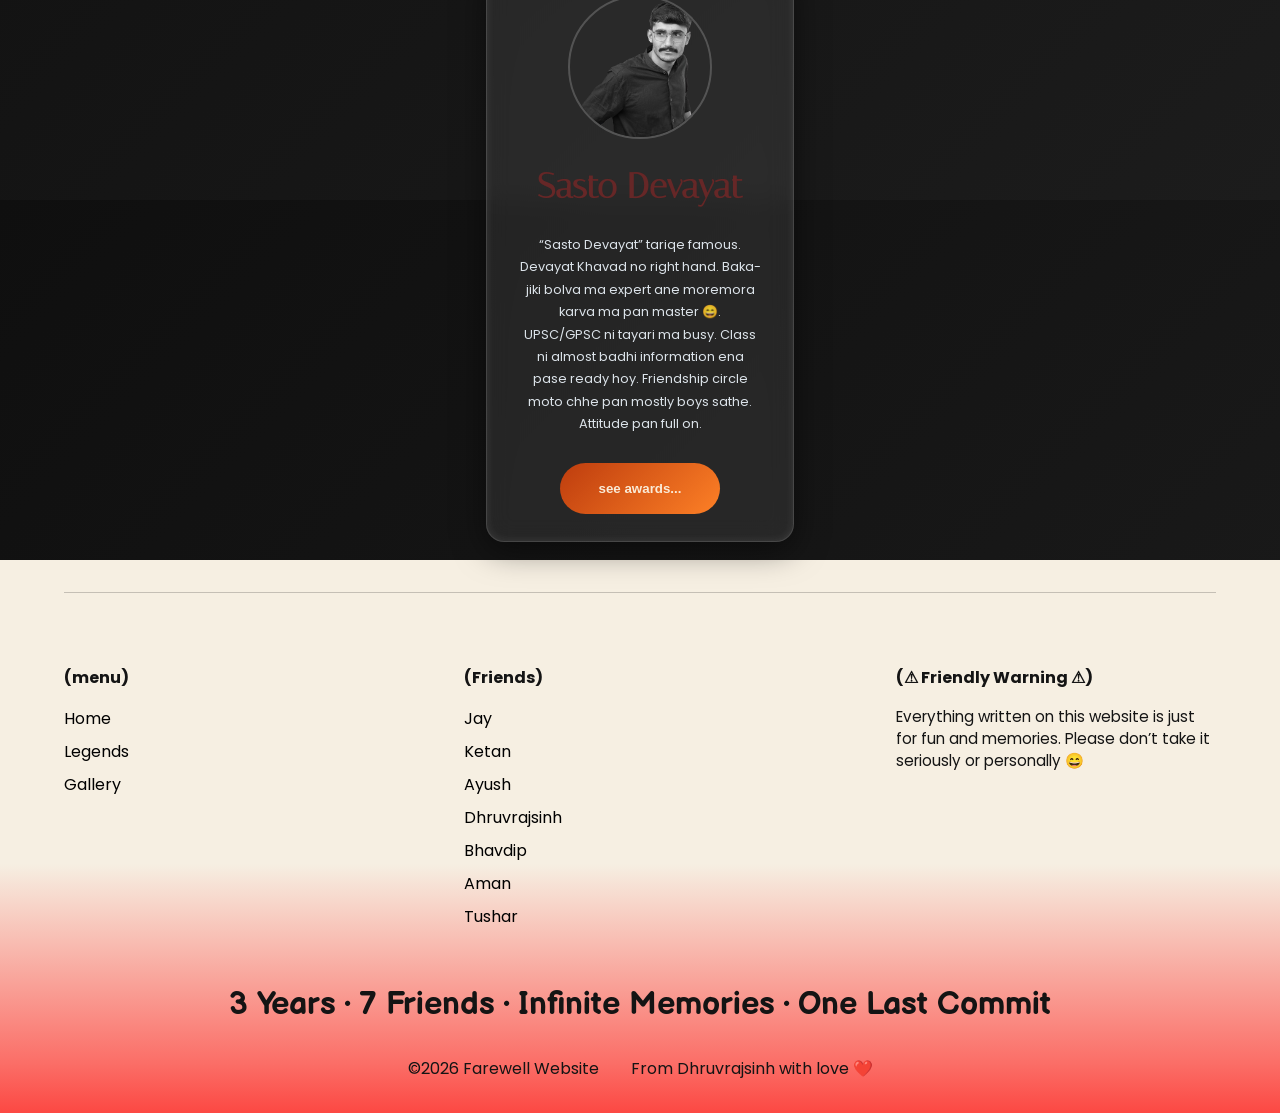
<file: legends.html>
<!DOCTYPE html>
<html lang="en">
<head>
    <meta charset="UTF-8">
    <meta name="viewport" content="width=device-width, initial-scale=1.0">
    <title>Document</title>
    <link rel="stylesheet" href="legends.css">
    <link rel="stylesheet" href="profile.css">
</head>
<body>
    <script src="header.js"></script>

    <main>
        <div class="divH1"><h1>Meet Our Legends</h1></div>
        <div class="wrapper" id="profileWrapper">
           <script src="profile.js"></script> 
        </div>
    </main>
    <script src="footer.js"></script>
</body>
</html>

<!-- <div class="boxes">
                <div class="profilePicture"><img src="ProfilePic/Jay.png" alt=""></div>
                <div class="profileName"><h2>Jay KhunKhar</h2></div>
                <div class="profileDiscription"><p>Lorem ipsum dolor sit amet consectetur adipisicing elit. Natus, deserunt laudantium magni repudiandae ipsa minima necessitatibus voluptates reiciendis nesciunt quaerat porro in sint explicabo est sunt similique atque esse quod?</p></div>
                <a href="jay.html"><button class="VisitBtn">More Info..</button></a>
            </div>

            <div class="boxes">
                <div class="profilePicture"><img src="ProfilePic/Ketan.png" alt=""></div>
                <div class="profileName"><h2>Ketan Kalakar</h2></div>
                <div class="profileDiscription"><p>Lorem ipsum dolor sit amet consectetur adipisicing elit. Natus, deserunt laudantium magni repudiandae ipsa minima necessitatibus voluptates reiciendis nesciunt quaerat porro in sint explicabo est sunt similique atque esse quod?</p></div>
                <a href="ketan.html"><button class="VisitBtn">More Info..</button></a>
            </div>

            <div class="boxes">
                <div class="profilePicture"><img src="ProfilePic/Ayush.png" alt=""></div>
                <div class="profileName"><h2>Ayush Makvana</h2></div>
                <div class="profileDiscription"><p>Lorem ipsum dolor sit amet consectetur adipisicing elit. Natus, deserunt laudantium magni repudiandae ipsa minima necessitatibus voluptates reiciendis nesciunt quaerat porro in sint explicabo est sunt similique atque esse quod?</p></div>
                <a href="Ayush.html"><button class="VisitBtn">More Info..</button></a>
            </div>

            <div class="boxes">
                <div class="profilePicture">BP</div>
                <div class="profileName"><h2>Bhavdip Permar</h2></div>
                <div class="profileDiscription"><p>Lorem ipsum dolor sit amet consectetur adipisicing elit. Natus, deserunt laudantium magni repudiandae ipsa minima necessitatibus voluptates reiciendis nesciunt quaerat porro in sint explicabo est sunt similique atque esse quod?</p></div>
                <a href=""><button class="VisitBtn">More Info..</button></a>
            </div>

            <div class="boxes">
                <div class="profilePicture">DG</div>
                <div class="profileName"><h2>Dhruvrajsinh Gohil</h2></div>
                <div class="profileDiscription"><p>Lorem ipsum dolor sit amet consectetur adipisicing elit. Natus, deserunt laudantium magni repudiandae ipsa minima necessitatibus voluptates reiciendis nesciunt quaerat porro in sint explicabo est sunt similique atque esse quod?</p></div>
                <a href=""><button class="VisitBtn">More Info..</button></a>
            </div>

            <div class="boxes">
                <div class="profilePicture"><img src="ProfilePic/Aman.png" alt=""></div>
                <div class="profileName"><h2>Aman Metar</h2></div>
                <div class="profileDiscription"><p>Lorem ipsum dolor sit amet consectetur adipisicing elit. Natus, deserunt laudantium magni repudiandae ipsa minima necessitatibus voluptates reiciendis nesciunt quaerat porro in sint explicabo est sunt similique atque esse quod?</p></div>
                <a href="Aman.html"><button class="VisitBtn">More Info..</button></a>
            </div>

            <div class="boxes">
                <div class="profilePicture"><img src="ProfilePic/Tushar.png" alt=""></div>
                <div class="profileName"><h2>Tushar Italiya</h2></div>
                <div class="profileDiscription"><p>Lorem ipsum dolor sit amet consectetur adipisicing elit. Natus, deserunt laudantium magni repudiandae ipsa minima necessitatibus voluptates reiciendis nesciunt quaerat porro in sint explicabo est sunt similique atque esse quod?</p></div>
                <a href="Tushar.html"><button class="VisitBtn">More Info..</button></a>
            </div>

            <div class="boxes">
                <div class="profilePicture">DS</div>
                <div class="profileName"><h2>Dipak Shiyal</h2></div>
                <div class="profileDiscription"><p>Lorem ipsum dolor sit amet consectetur adipisicing elit. Natus, deserunt laudantium magni repudiandae ipsa minima necessitatibus voluptates reiciendis nesciunt quaerat porro in sint explicabo est sunt similique atque esse quod?</p></div>
                <a href=""><button class="VisitBtn">More Info..</button></a>
            </div>

            <div class="boxes">
                <div class="profilePicture">HM</div>
                <div class="profileName"><h2>Harshad Makvana</h2></div>
                <div class="profileDiscription"><p>Lorem ipsum dolor sit amet consectetur adipisicing elit. Natus, deserunt laudantium magni repudiandae ipsa minima necessitatibus voluptates reiciendis nesciunt quaerat porro in sint explicabo est sunt similique atque esse quod?</p></div>
                <a href=""><button class="VisitBtn">More Info..</button></a>
            </div> -->
</file>
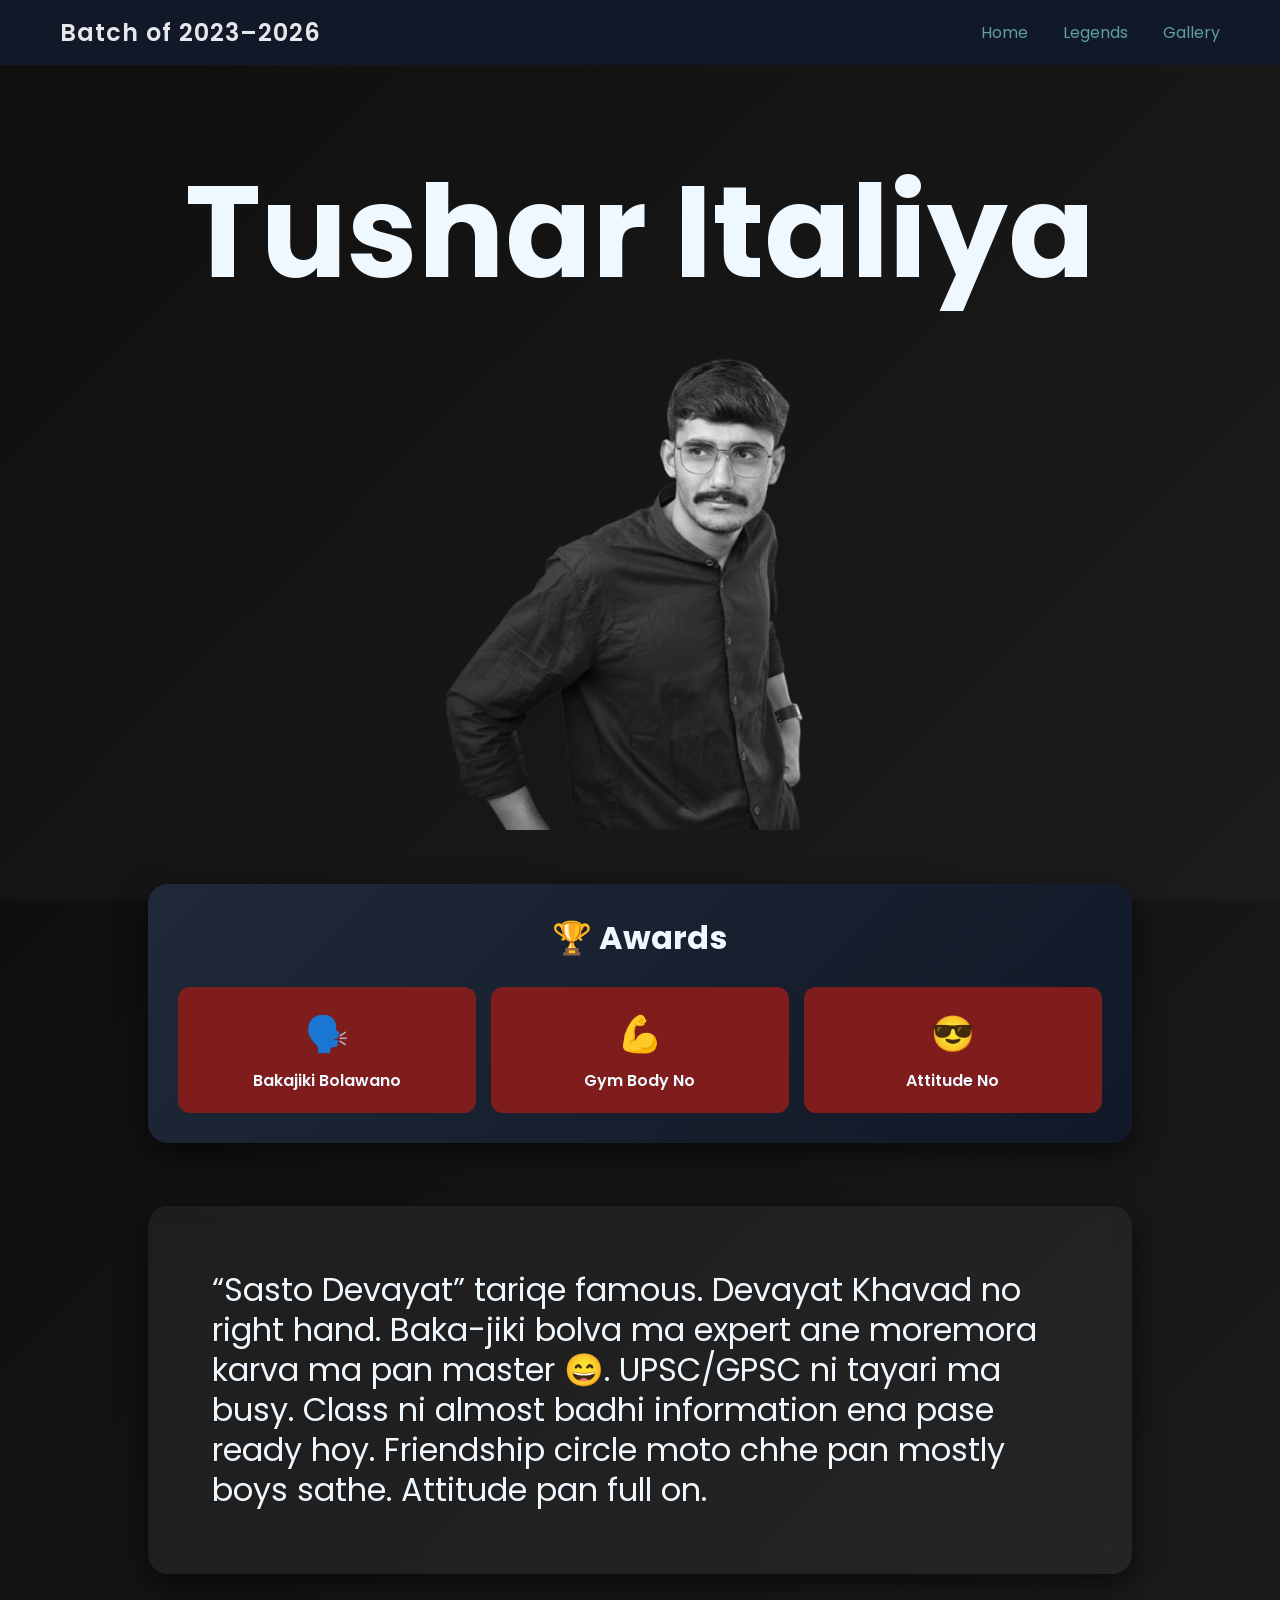
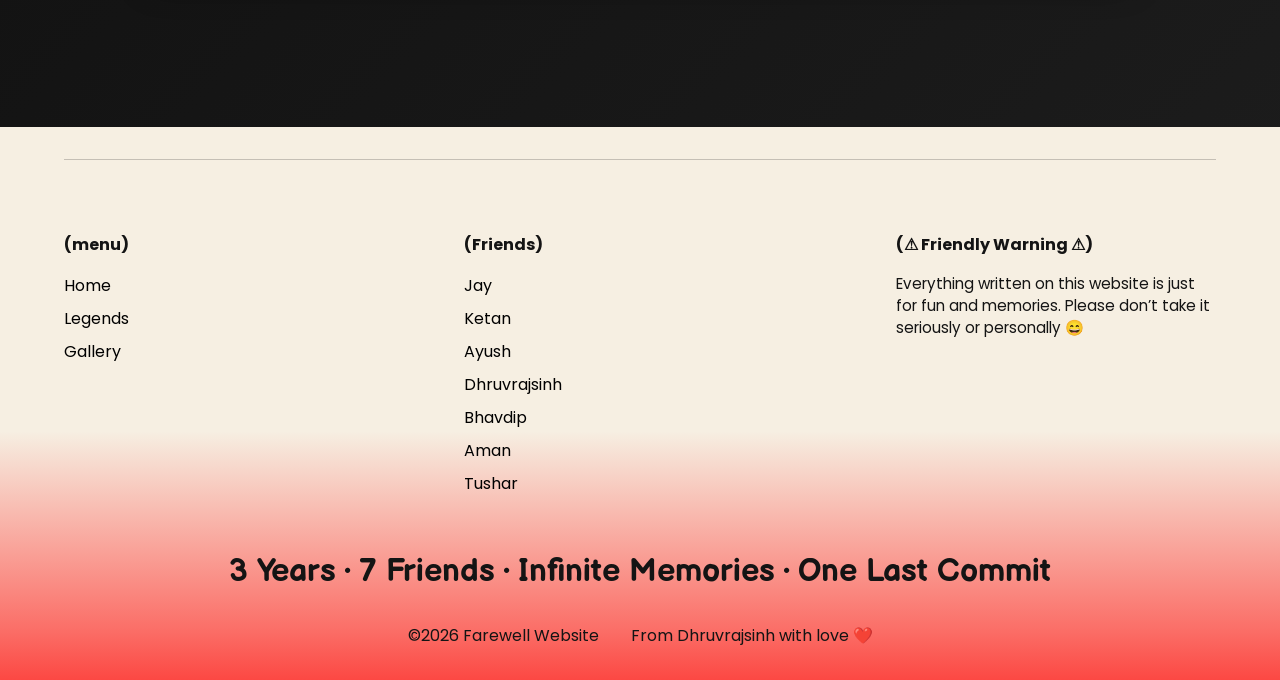
<file: Tushar.html>
<!doctype html>
<html lang="en">
<head>
<meta charset="UTF-8" />
<meta name="viewport" content="width=device-width, initial-scale=1.0" />
<title>Tushar</title>

<style>
@import url("https://fonts.googleapis.com/css2?family=Poppins:wght@300;400;500;600;700&display=swap");

*{
padding:0;
margin:0;
box-sizing:border-box;
}

html,body{
height:100%;
width:100%;
background: linear-gradient(135deg,#0f0f0f,#1c1c1c);
color:aliceblue;
font-family:"Poppins",sans-serif;
}

main{
width:100%;
padding:2vh 2vw;
display:flex;
flex-direction:column;
align-items:center;
justify-content:center;
gap:2vh;
}

/* NAME */
.name{
font-size:10vw;
text-align:center;
margin-top:6vh;
}

/* IMAGE */
.image{
width:100%;
display:flex;
align-items:center;
justify-content:center;
}

.image img{
max-width:25em;
width:80%;
transition:transform .3s ease;
}

.image img:hover{
transform:scale(1.05);
}

/* AWARDS */

.awards{
width:80%;
margin-top:4vh;
padding:30px;
background:linear-gradient(135deg,#1f2937,#111827);
border-radius:20px;
box-shadow:0 10px 30px rgba(0,0,0,.6);
}

.award-title{
text-align:center;
margin-bottom:25px;
font-size:2rem;
}

.award-grid{
display:grid;
grid-template-columns:repeat(3,1fr);
gap:15px;
}

.award-card{
background:#7f1d1d;
border-radius:12px;
padding:20px;
text-align:center;
transition:all .3s ease;
}

.award-card:hover{
transform:translateY(-6px) scale(1.03);
background:#b91c3c;
}

.emoji{
font-size:2.2rem;
margin-bottom:8px;
}

.text{
font-weight:600;
font-size:1rem;
}

/* DESCRIPTION */

.discription{
width:80%;
display:flex;
align-items:center;
justify-content:center;
font-size:2rem;
line-height:2.5rem;
margin-top:5vh;
margin-bottom:15vh;

background:rgba(255,255,255,0.05);
backdrop-filter:blur(8px);
-webkit-backdrop-filter:blur(8px);
border-radius:20px;
padding:2em;
box-shadow:0 10px 30px rgba(0,0,0,.6);
}

/* RESPONSIVE */

@media screen and (max-width:1024px){
.name{font-size:12vw;}
.image img{max-width:20em;width:70%;}
.discription{font-size:1.6rem;line-height:2rem;padding:1.8em;}
}

@media screen and (max-width:768px){
.name{font-size:15vw;}
.image img{max-width:18em;width:80%;}
.discription{font-size:1.3rem;line-height:1.8rem;width:90%;padding:1.5em;}
.award-grid{grid-template-columns:1fr;}
}

@media screen and (max-width:480px){
.name{font-size:18vw;}
.image img{max-width:15em;width:90%;}
.discription{font-size:1.1rem;line-height:1.6rem;width:95%;padding:1em;}
.awards{width:95%;}
}

</style>
</head>

<body>

<script src="header.js"></script>

<main>

<div>
<h1 class="name">Tushar Italiya</h1>
</div>

<div class="image">
<img src="ProfilePic/Tushar.png" alt="Tushar"/>
</div>

<!-- AWARDS -->

<div class="awards">

<h2 class="award-title">🏆 Awards</h2>

<div class="award-grid">

<div class="award-card">
<div class="emoji">🗣️</div>
<div class="text">Bakajiki Bolawano</div>
</div>

<div class="award-card">
<div class="emoji">💪</div>
<div class="text">Gym Body No</div>
</div>

<div class="award-card">
<div class="emoji">😎</div>
<div class="text">Attitude No</div>
</div>

</div>
</div>

<div class="discription">
<p>
“Sasto Devayat” tariqe famous. Devayat Khavad no right hand. 
Baka-jiki bolva ma expert ane moremora karva ma pan master 😄. 
UPSC/GPSC ni tayari ma busy. Class ni almost badhi information 
ena pase ready hoy. Friendship circle moto chhe pan mostly boys sathe. 
Attitude pan full on.
</p>
</div>

</main>

<script src="footer.js"></script>

</body>
</html>
</file>
<file: legends.css>
@import url('https://fonts.googleapis.com/css2?family=Bungee+Tint&display=swap');
@import url('https://fonts.googleapis.com/css2?family=Poppins:wght@300;400;500;600&display=swap');
@import url('https://fonts.googleapis.com/css2?family=Sofadi+One&display=swap');

*{
    padding:0;
    margin:0;
    box-sizing:border-box;
}

html,body{
    height:100%;
    width:100%;
    background: linear-gradient(135deg,#0f0f0f,#1c1c1c);
    color:aliceblue;
}

main{
    width:100%;
    padding:2vh 2vw;
}

.divH1{
    width:100%;
    display:flex;
    align-items:center;
    justify-content:center;
    font-size:4.5vw;
    font-family:"Bungee Tint", sans-serif;
}

/* wrapper */
.wrapper{
    width:100%;
    display:flex;
    justify-content:center;
    gap:2vw;
    margin-top:5vh;
    flex-wrap: wrap;
}
</file>
<file: profile.css>
@import url('https://fonts.googleapis.com/css2?family=Italiana&display=swap');
/* ===== Glass Card ===== */
.boxes {
    width: 24vw;
    min-height: 60vh;
    padding: 3vh 2vw;

    display: flex;
    flex-direction: column;
    align-items: center;
    justify-content: center;
    gap: 3vh;

    /* Glass effect */
    background: rgba(255, 255, 255, 0.08);
    backdrop-filter: blur(12px);
    -webkit-backdrop-filter: blur(12px);

    border: 1px solid rgba(255, 255, 255, 0.15);
    border-radius: 18px;

    box-shadow:
        0 8px 32px rgba(0,0,0,0.5),
        inset 0 0 8px rgba(255,255,255,0.1);

    transition: transform 0.3s ease, box-shadow 0.3s ease;
}

.boxes:hover {
    transform: translateY(-8px);
    box-shadow: 0 15px 40px rgba(0,0,0,0.7);
}

/* ===== Profile Image ===== */
.profilePicture {
    width: 9em;
    height: 9em;
    display: flex;
    align-items: center;
    justify-content: center;
    overflow: hidden;
    border-radius: 50%;
    border: 2px solid rgba(255,255,255,0.2);
}

.profilePicture img {
    width: 100%;
    height: 100%;
    object-fit: cover;
    object-position: top;
}

/* ===== Profile Name ===== */
.profileName {
    font-size: 1.8vw;
    /* font-family: "Sofadi One", system-ui; */
    /* font-family: "Syne", sans-serif; */
    font-family: "Italiana";
    font-weight: 100;
    text-align: center;
    color: #662727;
}

/* ===== Description ===== */
.profileDiscription {
    font-size: 1vw;
    font-family: "Poppins", sans-serif;
    text-align: center;
    opacity: 0.9;
    line-height: 1.4rem;
    padding: 0 0.5em;
}

/* ===== Visit Button ===== */
.VisitBtn {
    padding: 2vh 3vw;
    border-radius: 3vh;
    background: linear-gradient(135deg, rgb(190, 61, 14), #fd8026);
    border: none;
    color: antiquewhite;
    font-weight: 600;
    transition: transform 0.3s ease, box-shadow 0.3s ease;
}

.VisitBtn:hover {
    transform: translateY(-2px);
    box-shadow: 0 5px 15px rgba(255, 106, 0, 0.6);
    color: black;
    cursor: pointer;
}

/* ===== Responsive Styling ===== */
@media screen and (max-width: 1200px) {
    .boxes { width: 30vw; }
    .profileName { font-size: 2vw; }
    .profileDiscription { font-size: 1vw; }
}

@media screen and (max-width: 992px) {
    .boxes { width: 40vw; }
    .profileName { font-size: 2.5vw; }
    .profileDiscription { font-size: 1.1vw; }
}

@media screen and (max-width: 768px) {
    .boxes { width: 70vw; padding: 3vh 4vw; }
    .profileName { font-size: 3vw; }
    .profileDiscription { font-size: 1.9vw; }
    .VisitBtn { padding: 1.5vh 4vw; font-size: 0.95rem; }
}

@media screen and (max-width: 480px) {
    .boxes { width: 90vw; padding: 2.5vh 4vw; }
    .profileName { font-size: 4vw; }
    .profileDiscription { font-size: 2vw; line-height: 1.3rem; }
    .VisitBtn { font-size: 0.9rem; padding: 1.2vh 3vw; }
}
</file>
